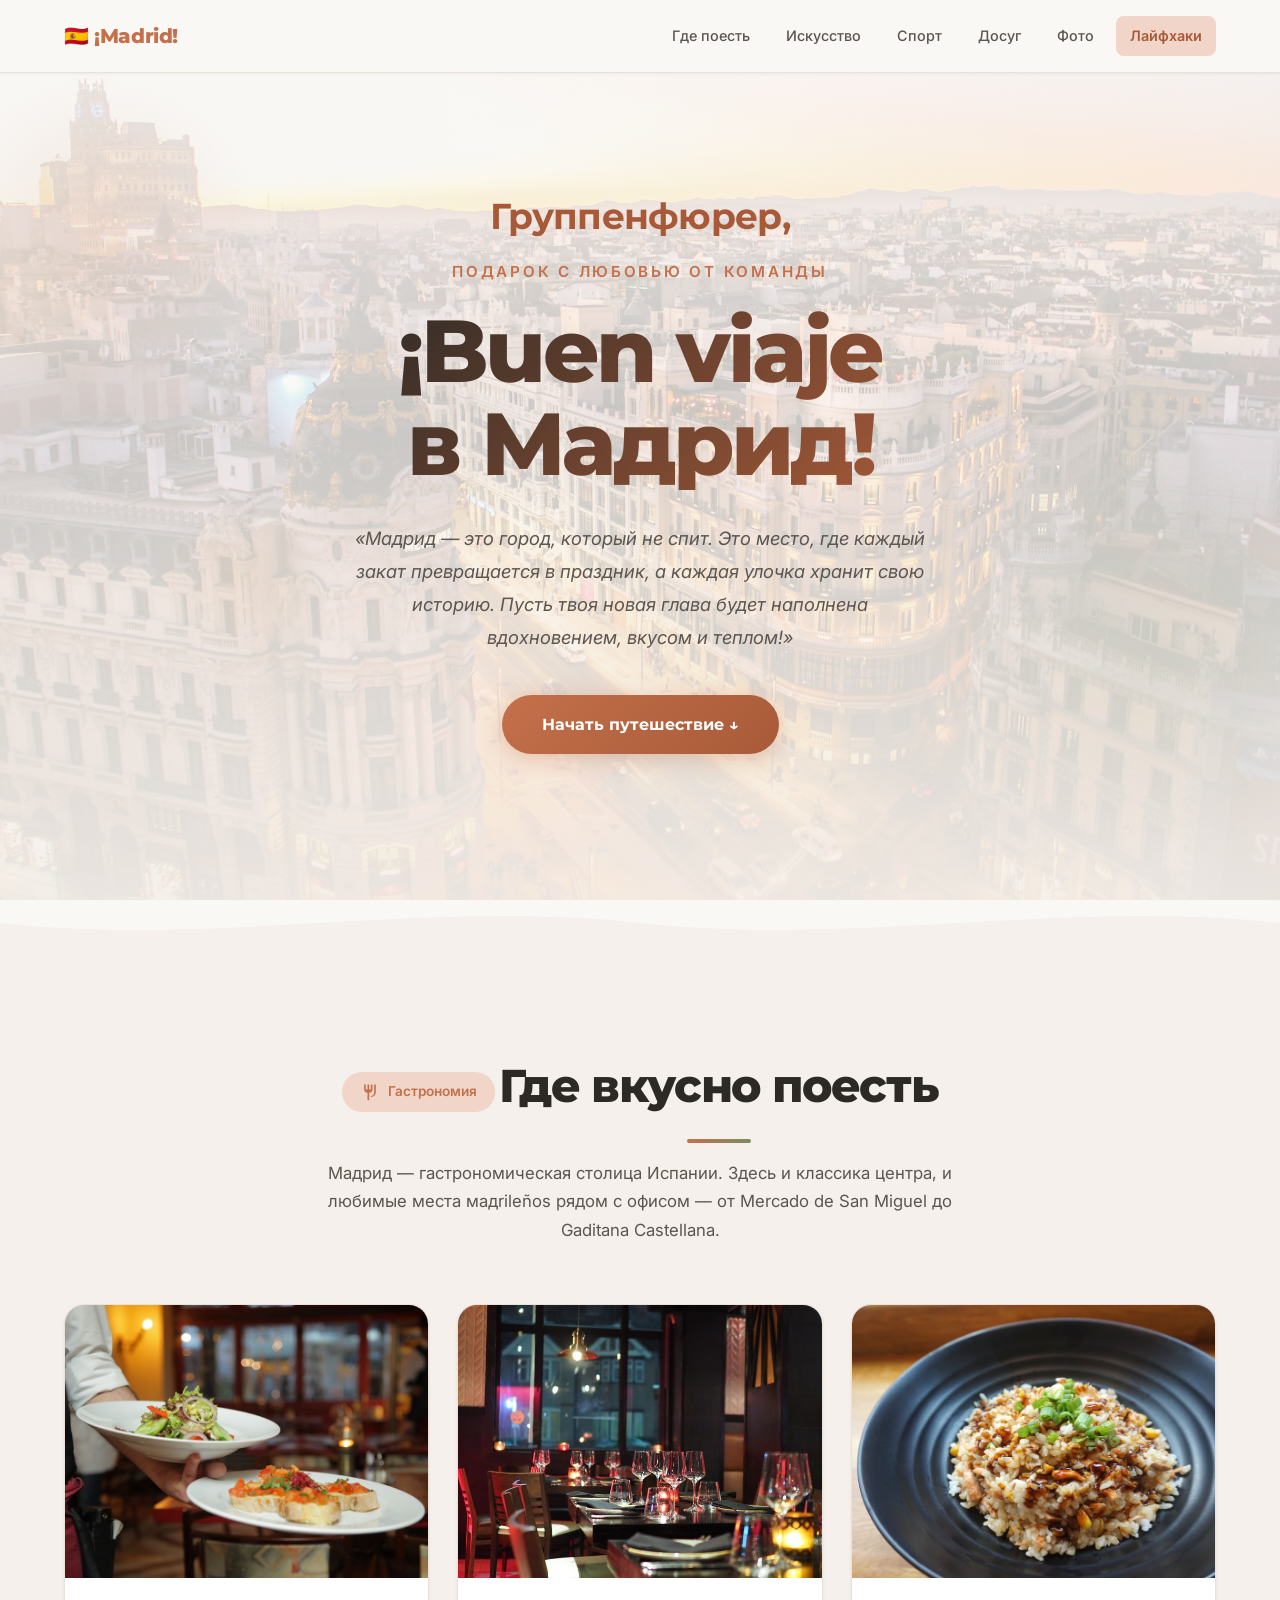
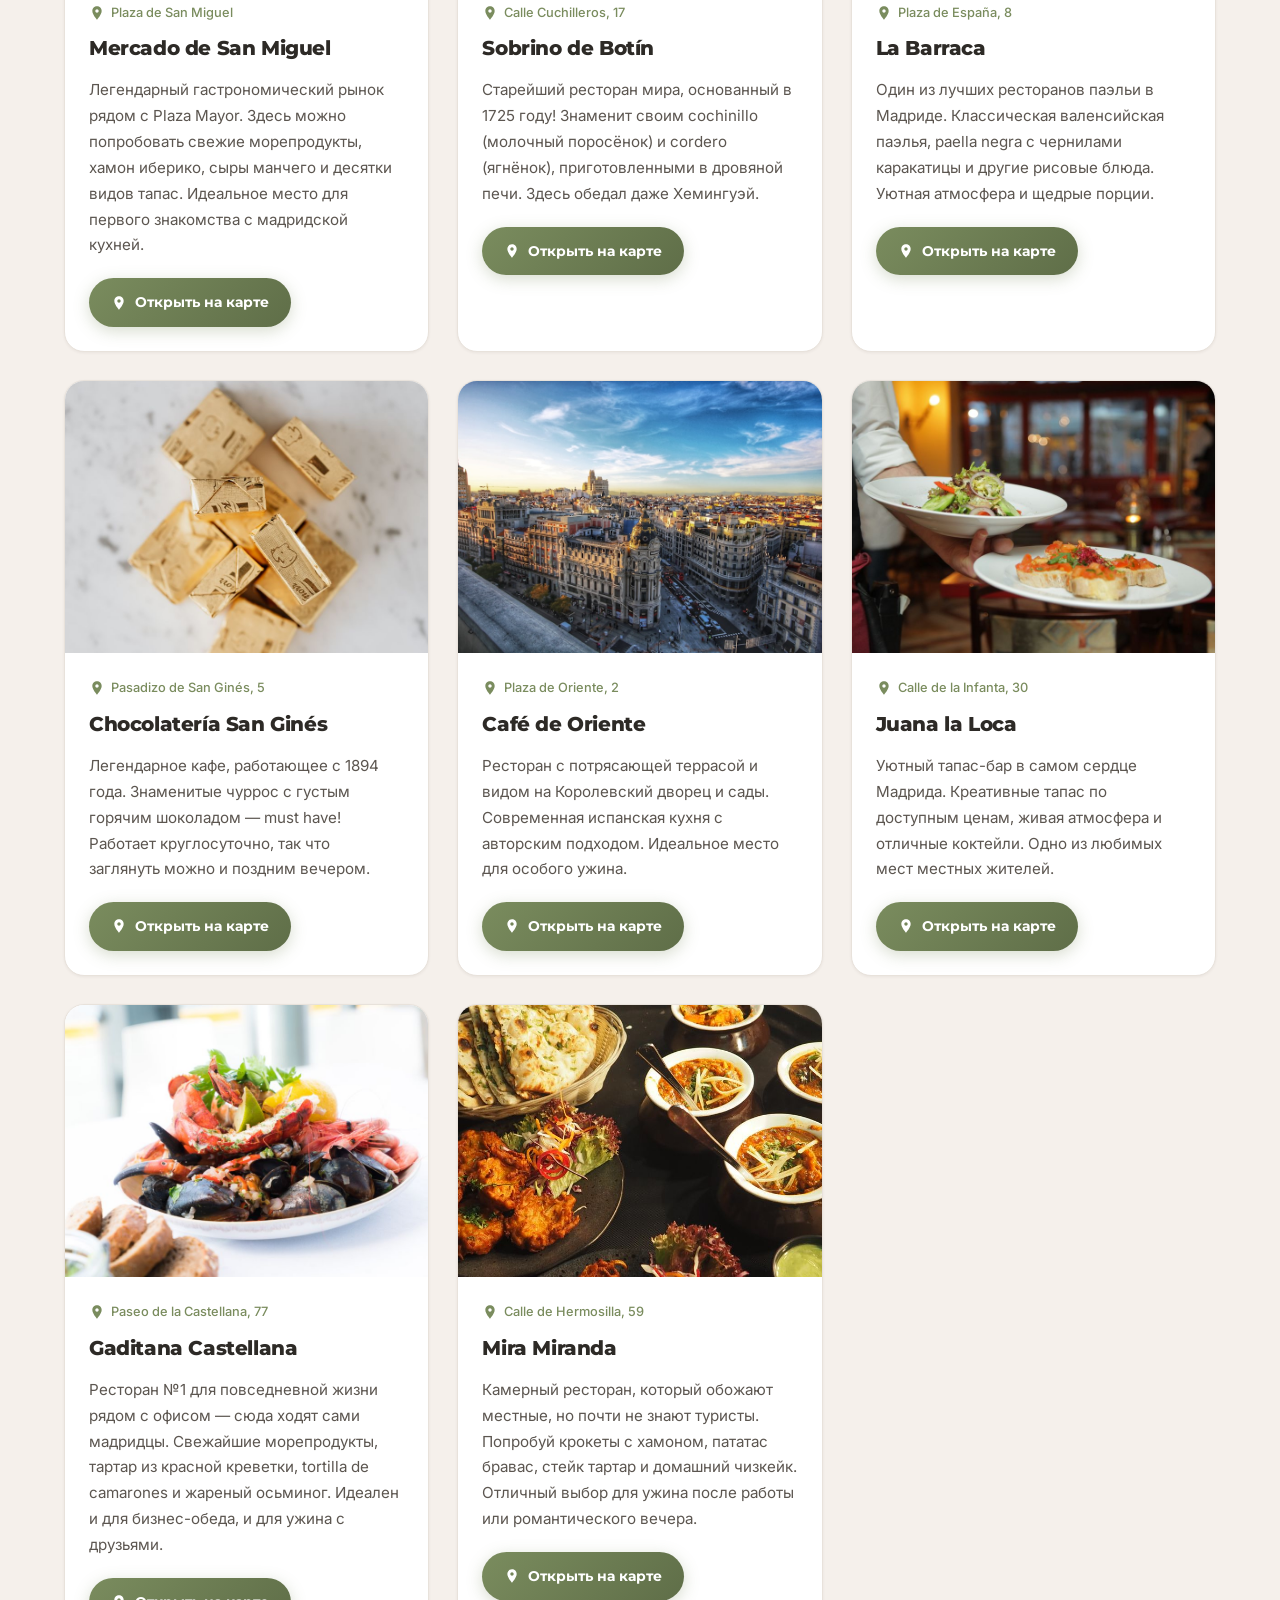
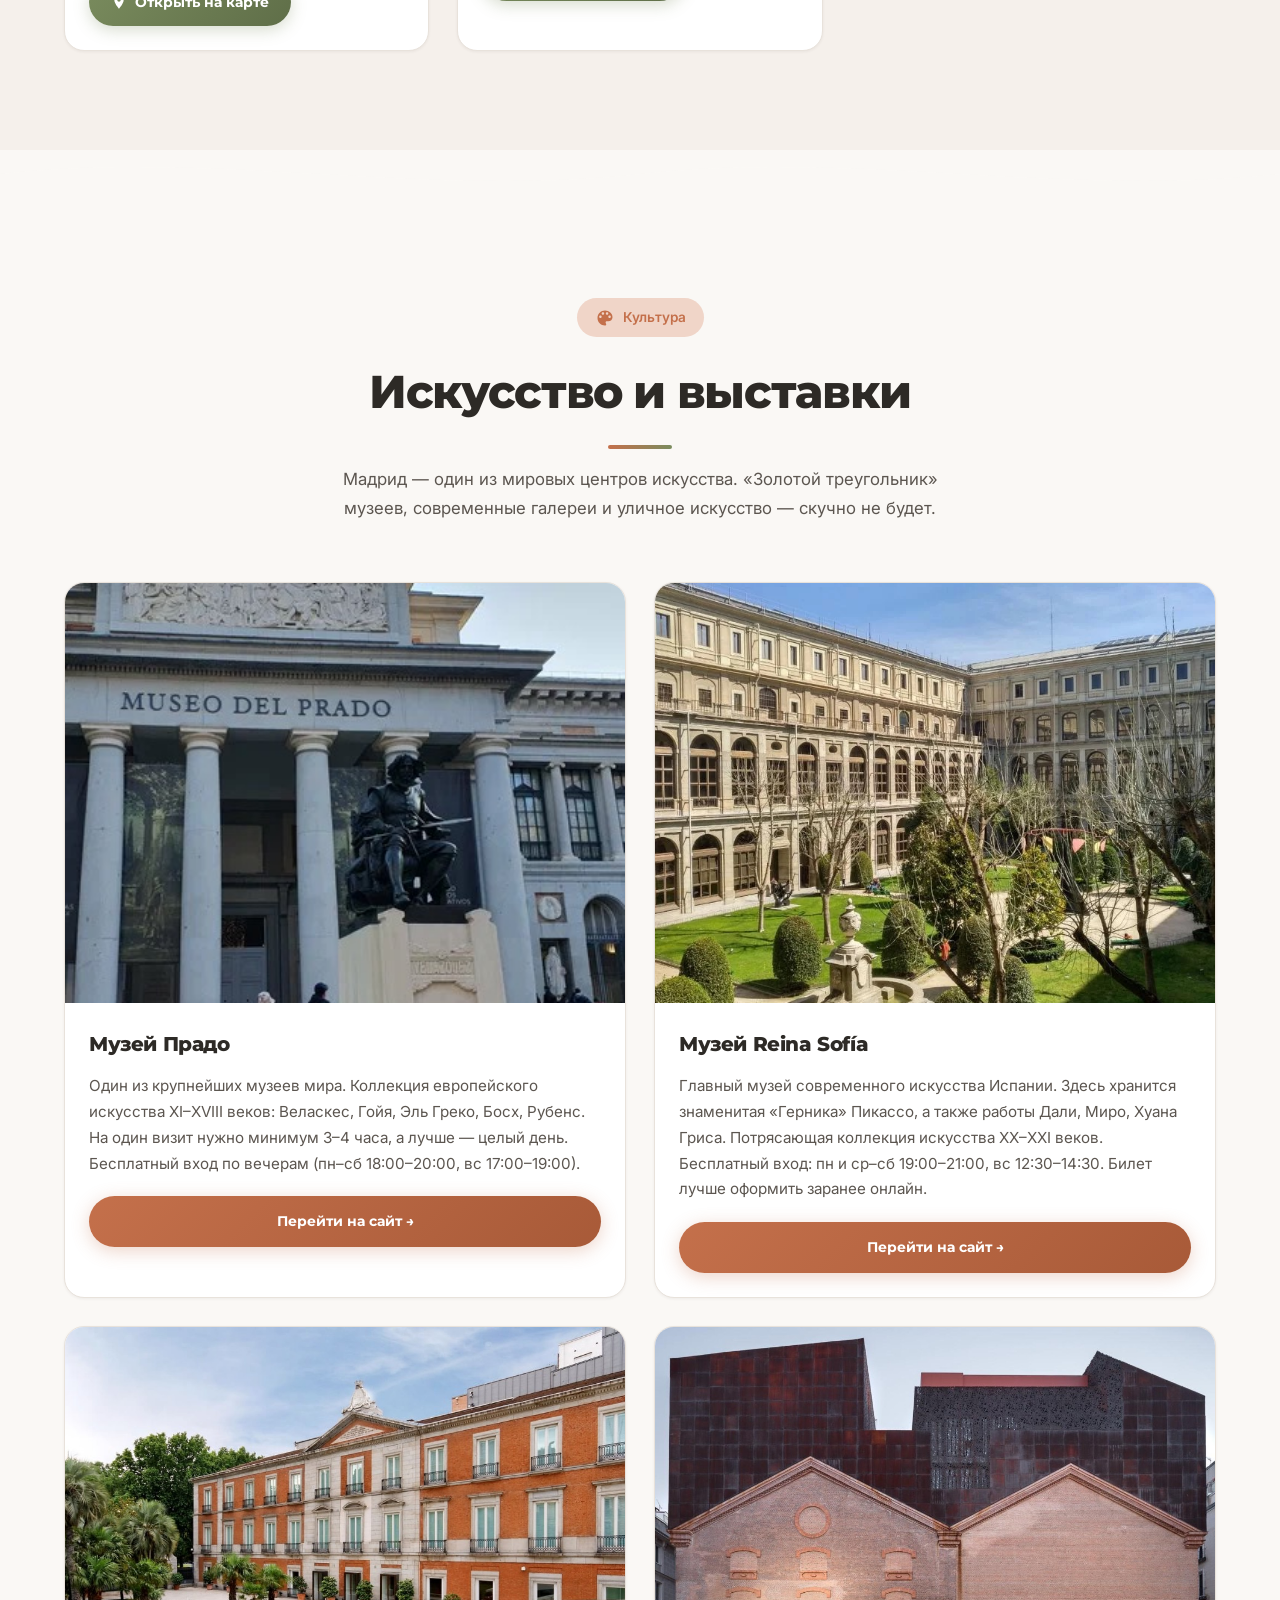
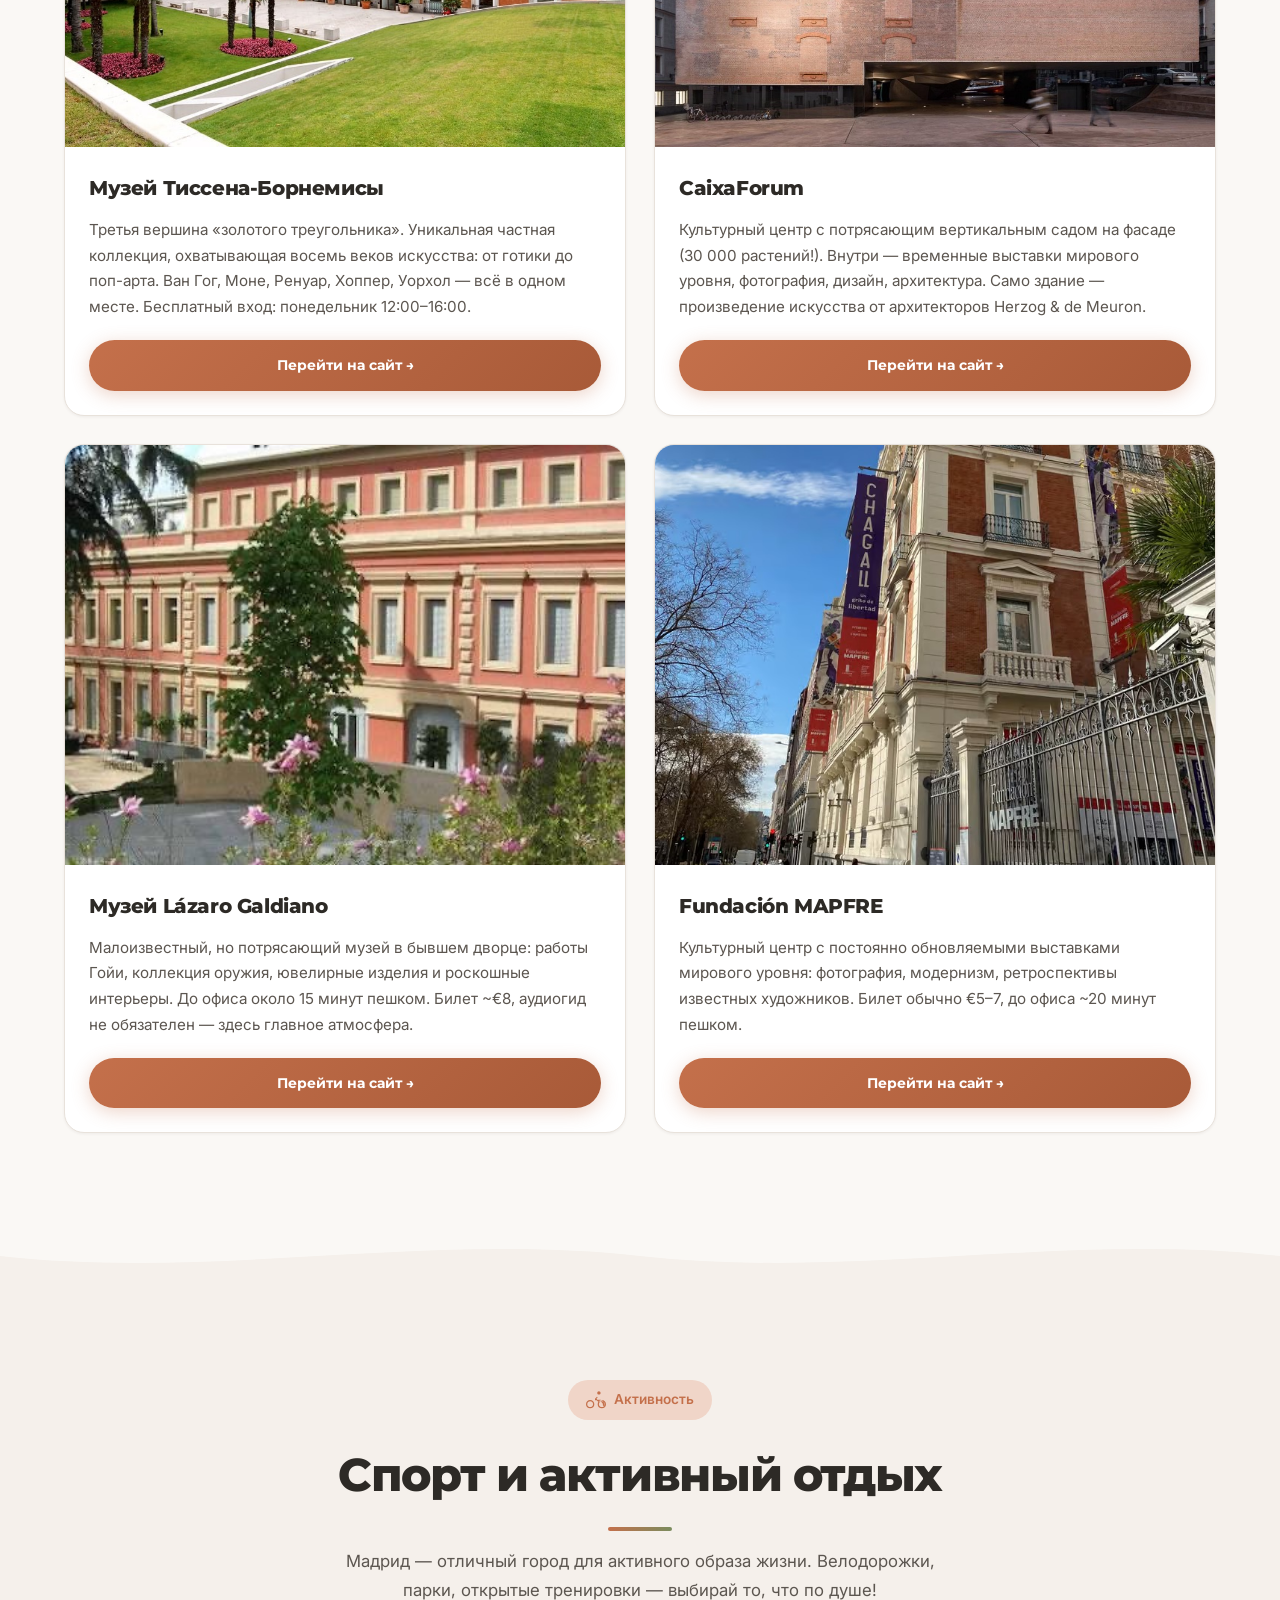
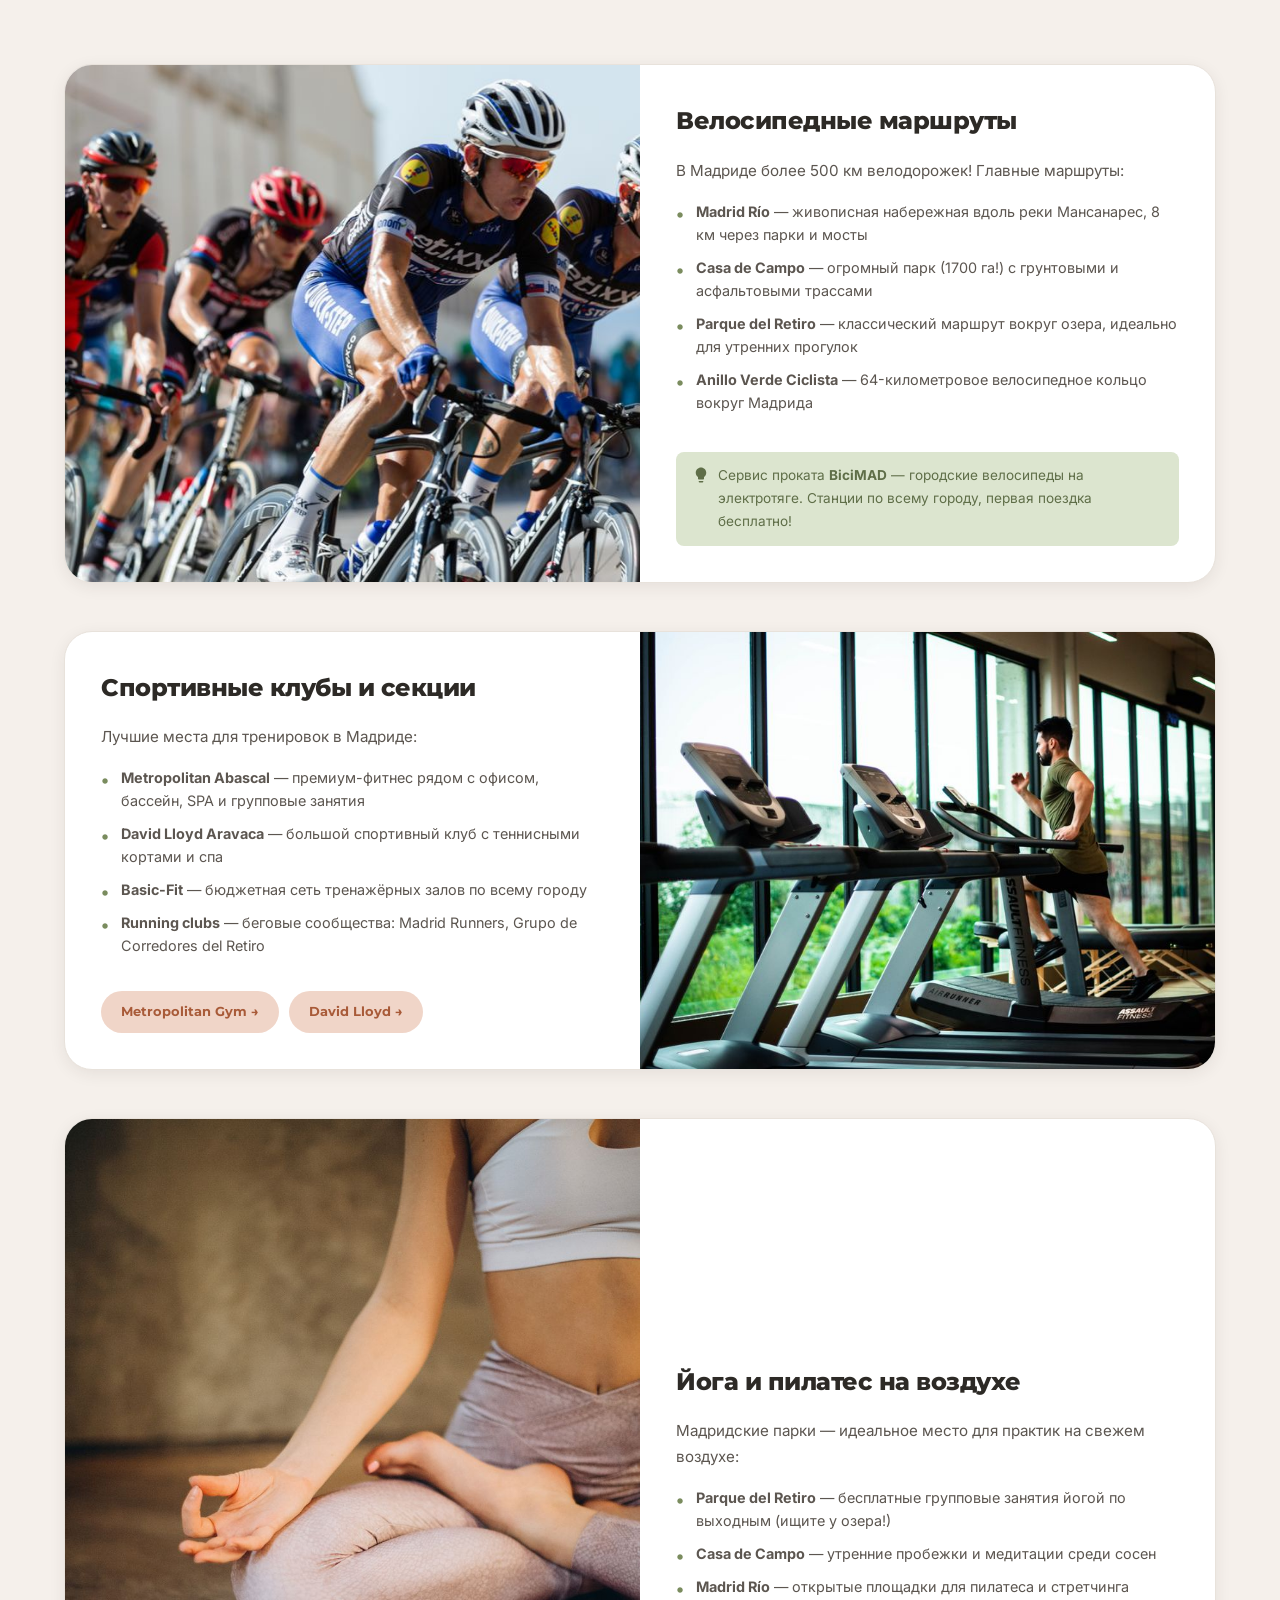
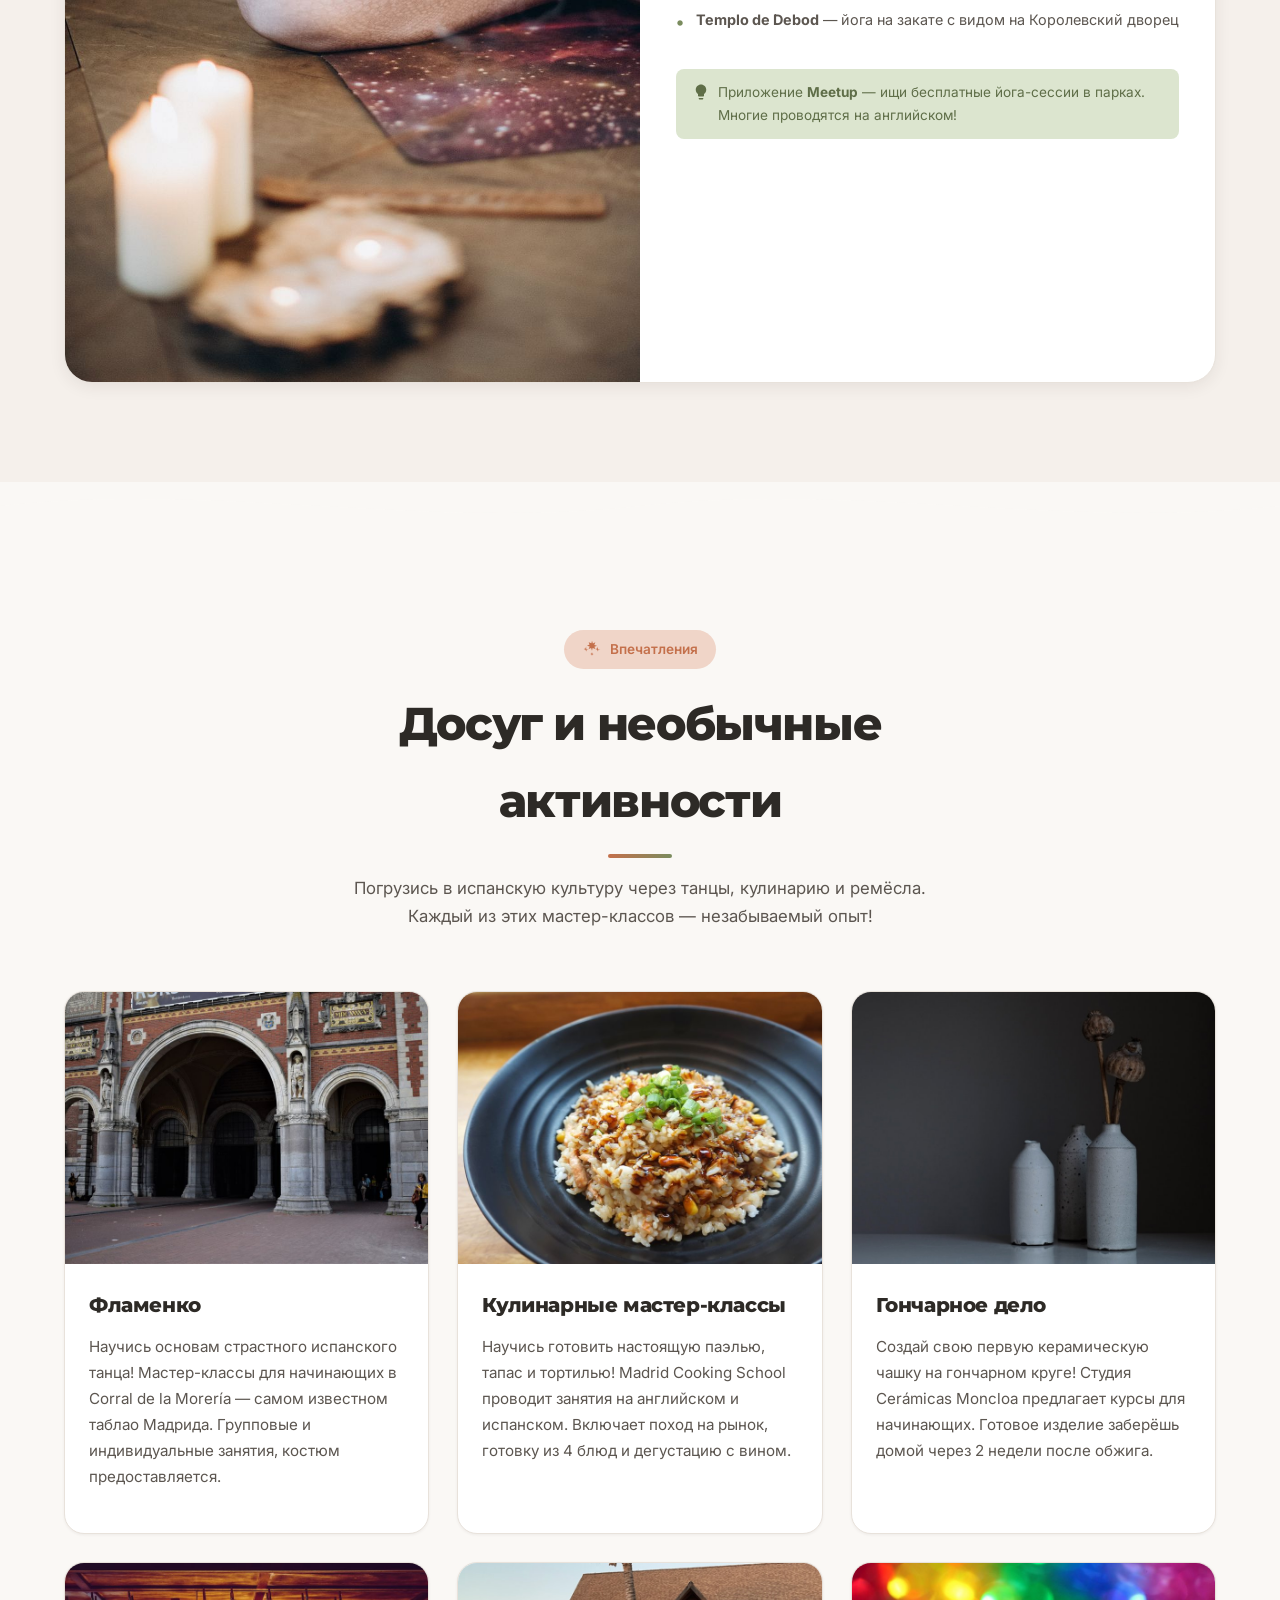
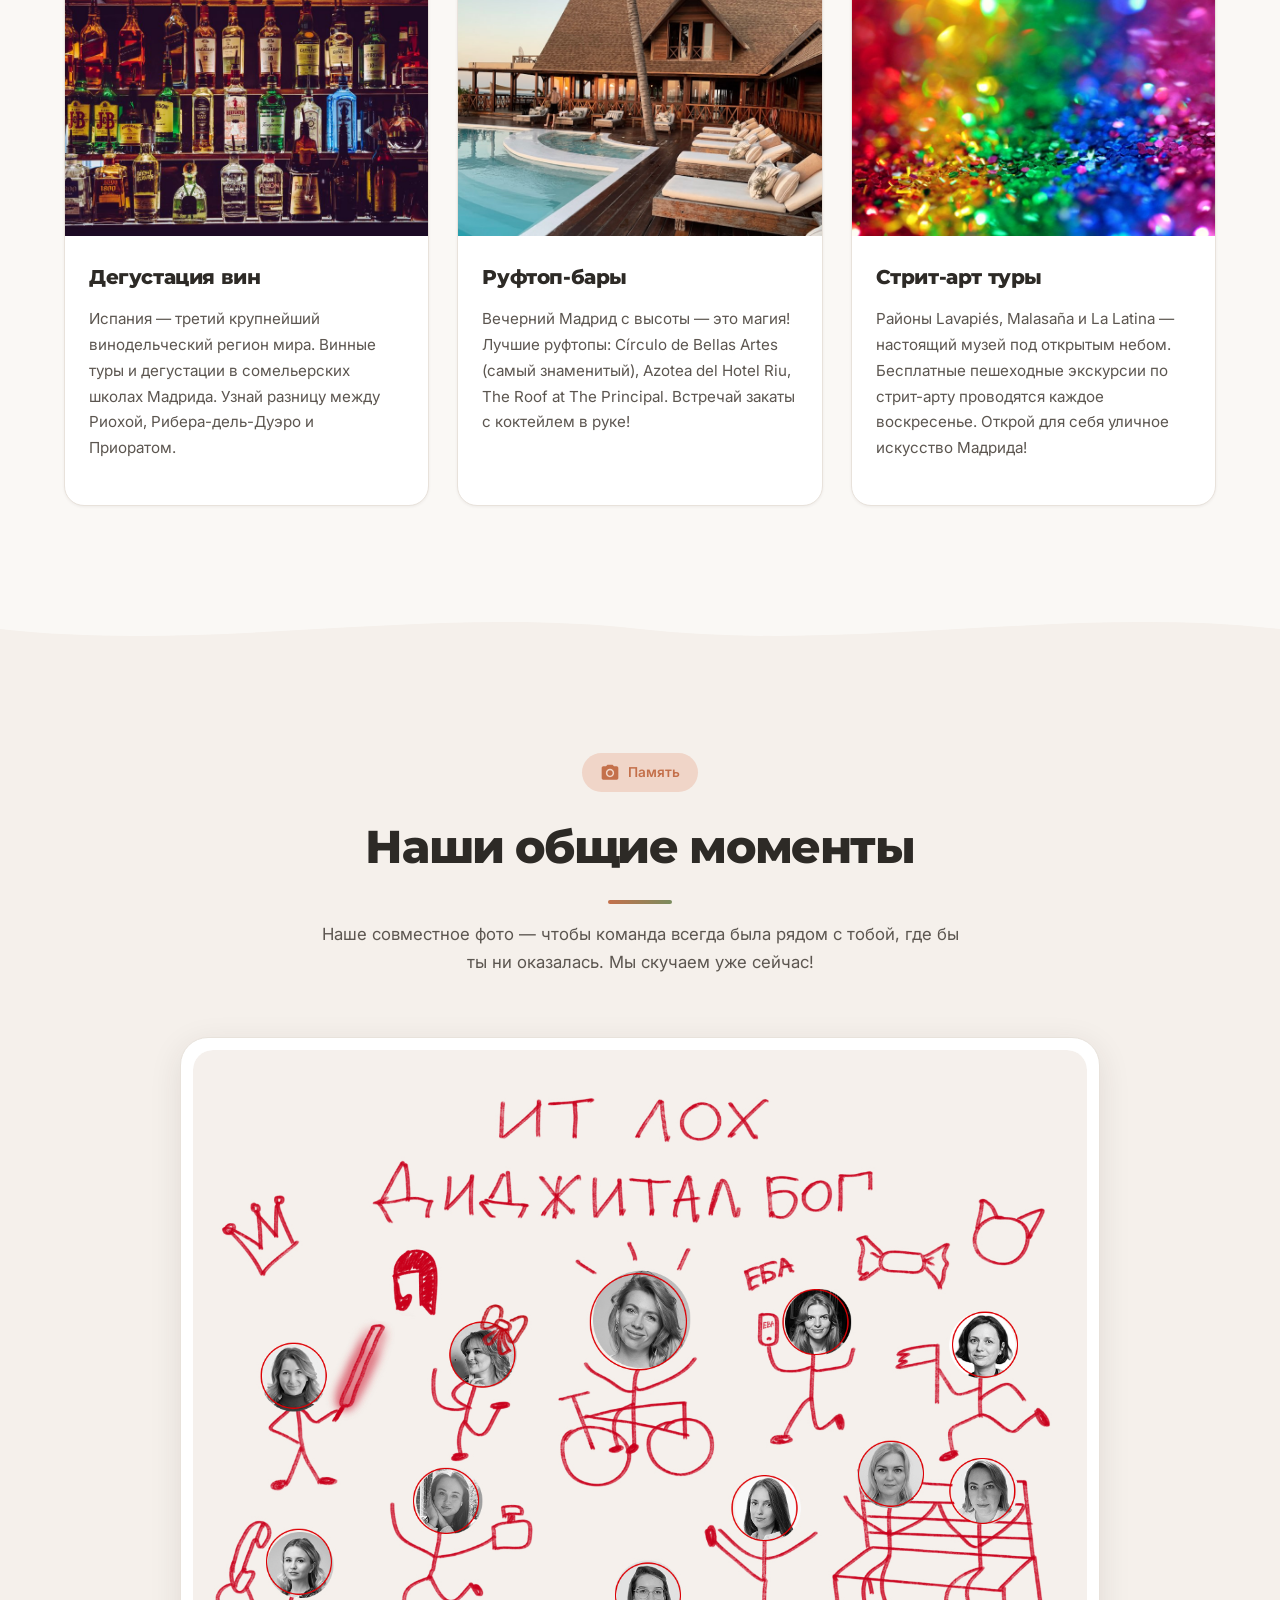
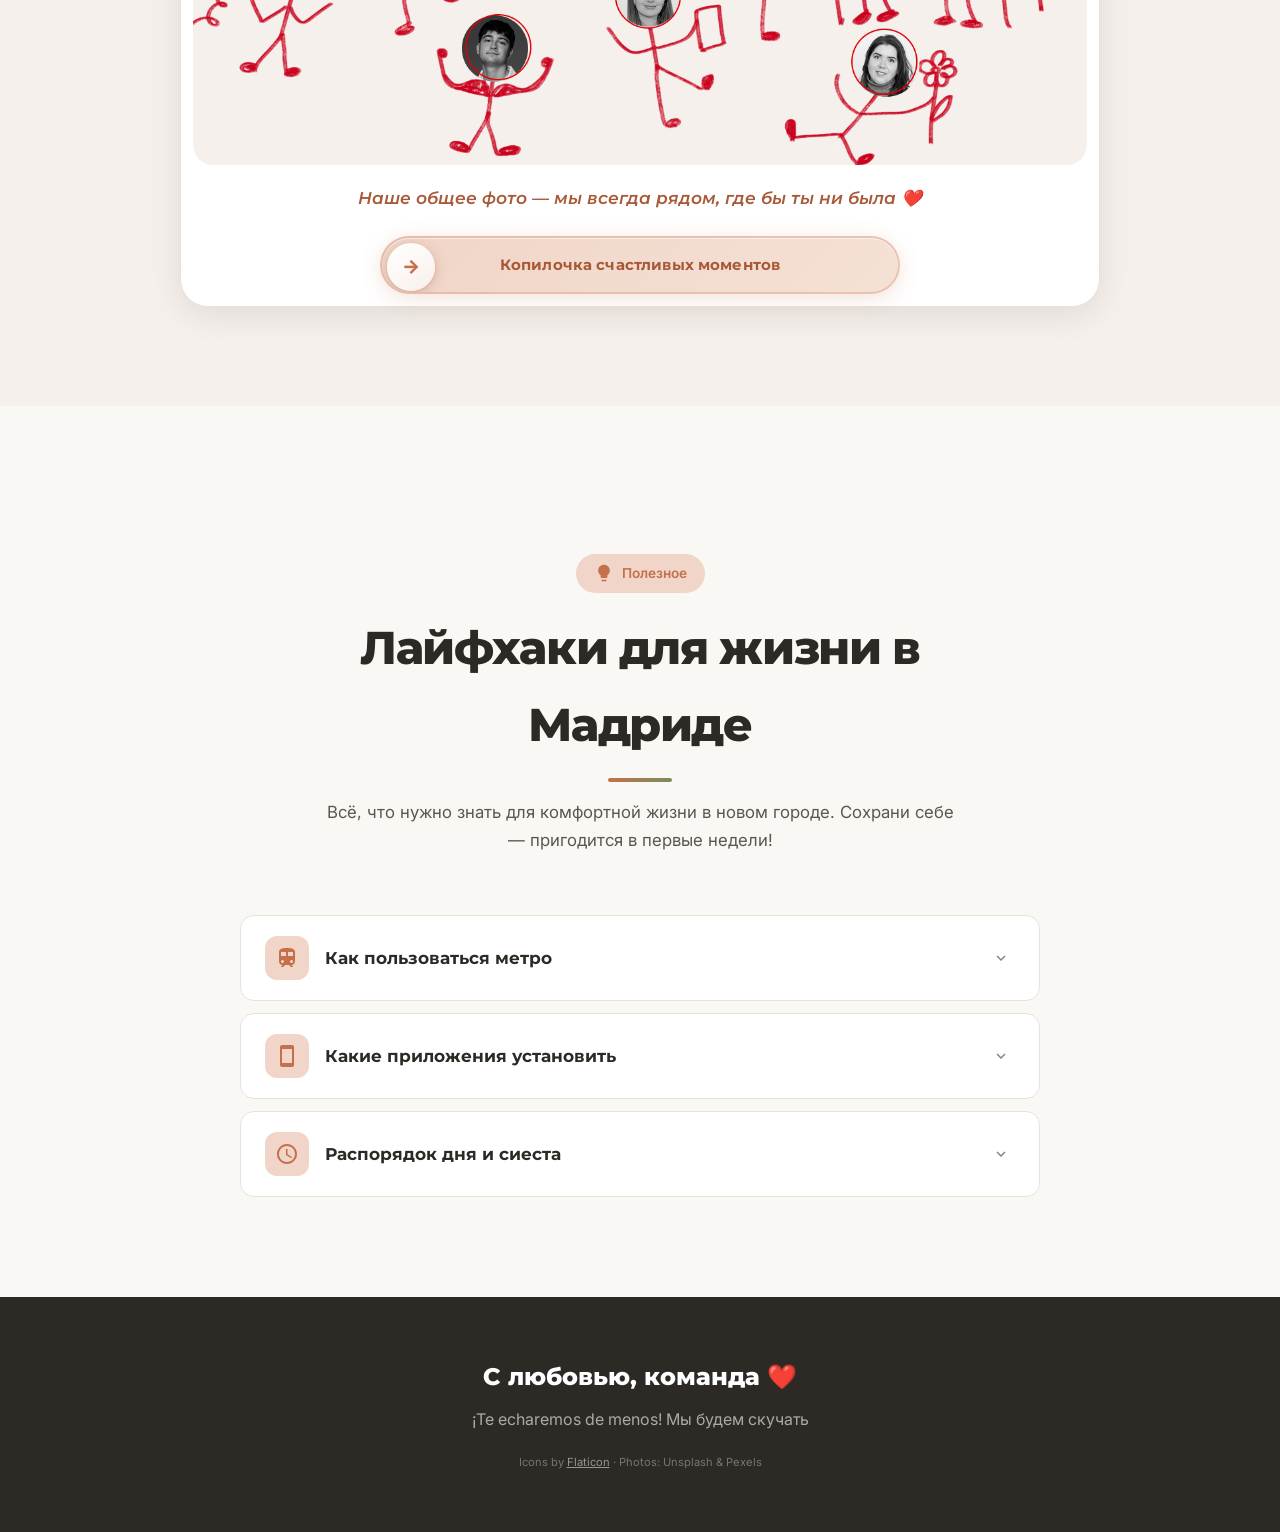
<file: index.html>
<!DOCTYPE html>
<html lang="ru">
<head>
  <meta charset="UTF-8" />
  <meta name="viewport" content="width=device-width, initial-scale=1.0" />
  <title>¡Buen viaje в Мадрид! 🇪🇸</title>
  <link rel="preconnect" href="https://fonts.googleapis.com" />
  <link rel="preconnect" href="https://fonts.gstatic.com" crossorigin />
  <link href="https://fonts.googleapis.com/css2?family=Montserrat:wght@400;500;600;700;800&family=Inter:wght@300;400;500;600&display=swap" rel="stylesheet" />
  <link rel="stylesheet" href="style.css" />
</head>
<body>

  <!--
    SVG-СПРАЙТ ИКОНОК (Flaticon, бесплатные)
    Иконки: flaticon.com — требуется атрибуция (см. футер)
  -->
  <svg xmlns="http://www.w3.org/2000/svg" style="display:none" aria-hidden="true">
    <symbol id="icon-food" viewBox="0 0 24 24">
      <path d="M11 9V3H9v6H7V3H5v6c0 2.21 1.79 4 4 4v9h2v-9c2.21 0 4-1.79 4-4V3h-2v6h-2zM19 3h-2v10c0 2.21-1.79 4-4 4v1c3.31 0 6-2.69 6-6V3z"/>
    </symbol>
    <symbol id="icon-art" viewBox="0 0 24 24">
      <path d="M12 3c-4.97 0-9 4.03-9 9s4.03 9 9 9c.83 0 1.5-.67 1.5-1.5 0-.39-.15-.74-.39-1.01-.23-.26-.38-.61-.38-.99 0-.83.67-1.5 1.5-1.5H16c2.76 0 5-2.24 5-5 0-4.42-4.03-8-9-8zm-5.5 9c-.83 0-1.5-.67-1.5-1.5S5.67 9 6.5 9 8 9.67 8 10.5 7.33 12 6.5 12zm3-4C8.67 8 8 7.33 8 6.5S8.67 5 9.5 5s1.5.67 1.5 1.5S10.33 8 9.5 8zm5 0c-.83 0-1.5-.67-1.5-1.5S13.67 5 14.5 5s1.5.67 1.5 1.5S15.33 8 14.5 8zm3 4c-.83 0-1.5-.67-1.5-1.5S16.67 9 17.5 9s1.5.67 1.5 1.5-.67 1.5-1.5 1.5z"/>
    </symbol>
    <symbol id="icon-bike" viewBox="0 0 24 24">
      <path d="M15.5 5.5c1.1 0 2-.9 2-2s-.9-2-2-2-2 .9-2 2 .9 2 2 2zM5 12c-2.8 0-5 2.2-5 5s2.2 5 5 5 5-2.2 5-5-2.2-5-5-5zm0 8.5c-1.9 0-3.5-1.6-3.5-3.5s1.6-3.5 3.5-3.5 3.5 1.6 3.5 3.5-1.6 3.5-3.5 3.5zm5.8-10l2.4-2.4.8.8-1.5 1.5 1.6 1.6c.7-.1 1.4-.2 2.1-.2 3.3 0 5.9 2.7 5.9 5.9 0 .8-.2 1.5-.4 2.2l-1.5-1.5c.1-.2.1-.4.1-.7 0-2.2-1.8-3.9-3.9-3.9-.6 0-1.2.1-1.7.4l-1.9-1.9H10.8zM19 12c-2.8 0-5 2.2-5 5s2.2 5 5 5 5-2.2 5-5-2.2-5-5-5zm0 8.5c-1.9 0-3.5-1.6-3.5-3.5s1.6-3.5 3.5-3.5 3.5 1.6 3.5 3.5-1.6 3.5-3.5 3.5z"/>
    </symbol>
    <symbol id="icon-sparkles" viewBox="0 0 24 24">
      <path d="M12 2l1.09 3.26L16 4l-1.26 3.09L18 8l-3.09 1.26L16 12l-3.26-1.09L12 14l-1.09-3.26L8 12l1.26-3.09L6 8l3.09-1.26L8 4l3.26 1.09L12 2zm-7 9l.73 2.18L8 12l-2.18.73L5 15l-.73-2.18L2 12l2.18-.73L5 9zm14 0l.73 2.18L22 12l-2.18.73L19 15l-.73-2.18L16 12l2.18-.73L19 9zM12 16l.55 1.64L14 18l-1.45.55L12 20l-.55-1.45L10 18l1.45-.55L12 16z"/>
    </symbol>
    <symbol id="icon-camera" viewBox="0 0 24 24">
      <path d="M12 15.2c1.77 0 3.2-1.43 3.2-3.2s-1.43-3.2-3.2-3.2-3.2 1.43-3.2 3.2 1.43 3.2 3.2 3.2zM9 2L7.17 4H4c-1.1 0-2 .9-2 2v12c0 1.1.9 2 2 2h16c1.1 0 2-.9 2-2V6c0-1.1-.9-2-2-2h-3.17L15 2H9zm3 15c-2.76 0-5-2.24-5-5s2.24-5 5-5 5 2.24 5 5-2.24 5-5 5z"/>
    </symbol>
    <symbol id="icon-bulb" viewBox="0 0 24 24">
      <path d="M9 21c0 .55.45 1 1 1h4c.55 0 1-.45 1-1v-1H9v1zm3-19C8.14 2 5 5.14 5 9c0 2.38 1.19 4.47 3 5.74V17c0 .55.45 1 1 1h6c.55 0 1-.45 1-1v-2.26c1.81-1.27 3-3.36 3-5.74 0-3.86-3.14-7-7-7z"/>
    </symbol>
    <symbol id="icon-metro" viewBox="0 0 24 24">
      <path d="M12 2c-4 0-8 .5-8 4v9.5C4 17.43 5.57 19 7.5 19L6 20.5v.5h2.23l2-2H14l2 2H18v-.5L16.5 19c1.93 0 3.5-1.57 3.5-3.5V6c0-3.5-4-4-8-4zM7.5 17c-.83 0-1.5-.67-1.5-1.5S6.67 14 7.5 14s1.5.67 1.5 1.5S8.33 17 7.5 17zm3.5-7H6V6h5v4zm2 0V6h5v4h-5zm3.5 7c-.83 0-1.5-.67-1.5-1.5s.67-1.5 1.5-1.5 1.5.67 1.5 1.5-.67 1.5-1.5 1.5z"/>
    </symbol>
    <symbol id="icon-wallet" viewBox="0 0 24 24">
      <path d="M21 7.28V5c0-1.1-.9-2-2-2H5c-1.11 0-2 .9-2 2v14c0 1.1.89 2 2 2h14c1.1 0 2-.9 2-2v-2.28c.59-.35 1-.98 1-1.72V9c0-.74-.41-1.37-1-1.72zM20 9v6h-7V9h7zM5 19V5h14v2h-6c-1.1 0-2 .9-2 2v6c0 1.1.9 2 2 2h6v2H5z"/>
      <circle cx="16" cy="12" r="1.5"/>
    </symbol>
    <symbol id="icon-house" viewBox="0 0 24 24">
      <path d="M10 20v-6h4v6h5v-8h3L12 3 2 12h3v8z"/>
    </symbol>
    <symbol id="icon-phone" viewBox="0 0 24 24">
      <path d="M17 1.01L7 1c-1.1 0-2 .9-2 2v18c0 1.1.9 2 2 2h10c1.1 0 2-.9 2-2V3c0-1.1-.9-1.99-2-1.99zM17 19H7V5h10v14z"/>
    </symbol>
    <symbol id="icon-clock" viewBox="0 0 24 24">
      <path d="M11.99 2C6.47 2 2 6.48 2 12s4.47 10 9.99 10C17.52 22 22 17.52 22 12S17.52 2 11.99 2zM12 20c-4.42 0-8-3.58-8-8s3.58-8 8-8 8 3.58 8 8-3.58 8-8 8zm.5-13H11v6l5.25 3.15.75-1.23-4.5-2.67z"/>
    </symbol>
    <symbol id="icon-language" viewBox="0 0 24 24">
      <path d="M12.87 15.07l-2.54-2.51.03-.03c1.74-1.94 2.98-4.17 3.71-6.53H17V4h-7V2H8v2H1v1.99h11.17C11.5 7.92 10.44 9.75 9 11.35 8.07 10.32 7.3 9.19 6.69 8h-2c.73 1.63 1.73 3.17 2.98 4.56l-5.09 5.02L4 19l5-5 3.11 3.11.76-2.04zM18.5 10h-2L12 22h2l1.12-3h4.75L21 22h2l-4.5-12zm-2.62 7l1.62-4.33L19.12 17h-3.24z"/>
    </symbol>
    <symbol id="icon-pin" viewBox="0 0 24 24">
      <path d="M12 2C8.13 2 5 5.13 5 9c0 5.25 7 13 7 13s7-7.75 7-13c0-3.87-3.13-7-7-7zm0 9.5c-1.38 0-2.5-1.12-2.5-2.5s1.12-2.5 2.5-2.5 2.5 1.12 2.5 2.5-1.12 2.5-2.5 2.5z"/>
    </symbol>
    <symbol id="icon-chevron" viewBox="0 0 24 24">
      <path d="M7.41 8.59L12 13.17l4.59-4.58L18 10l-6 6-6-6 1.41-1.41z"/>
    </symbol>
  </svg>

  <!-- ========== ФИКСИРОВАННАЯ ШАПКА ========== -->
  <header class="header" id="header">
    <div class="header__inner">
      <a href="#hero" class="header__logo">🇪🇸 ¡Madrid!</a>
      <button class="burger" id="burger" type="button" aria-label="Открыть меню" aria-expanded="false" aria-controls="nav">
        <span class="burger__line"></span>
        <span class="burger__line"></span>
        <span class="burger__line"></span>
      </button>
      <nav class="nav" id="nav" aria-label="Основная навигация">
        <div class="nav__head">
          <span class="nav__title">Меню</span>
          <button class="nav__close" id="navClose" type="button" aria-label="Закрыть меню">
            <span aria-hidden="true">&times;</span>
          </button>
        </div>
        <div class="nav__links">
          <a href="#food" class="nav__link">Где поесть</a>
          <a href="#art" class="nav__link">Искусство</a>
          <a href="#sport" class="nav__link">Спорт</a>
          <a href="#leisure" class="nav__link">Досуг</a>
          <a href="#photos" class="nav__link">Фото</a>
          <a href="#tips" class="nav__link">Лайфхаки</a>
        </div>
      </nav>
    </div>
    <div class="nav-overlay" id="navOverlay" aria-hidden="true"></div>
  </header>

  <main>

    <!-- ========== HERO ========== -->
    <section class="hero" id="hero">
      <div class="hero__bg"></div>
      <div class="hero__content">
        <p class="hero__greeting">Группенфюрер,</p>
        <p class="hero__subtitle">Подарок с любовью от команды</p>
        <h1 class="hero__title">¡Buen viaje<br/>в Мадрид!</h1>
        <p class="hero__quote">
          «Мадрид — это город, который не спит. Это место, где каждый закат превращается в праздник,
          а каждая улочка хранит свою историю. Пусть твоя новая глава будет наполнена вдохновением,
          вкусом и теплом!»
        </p>
        <a href="#food" class="hero__cta">Начать путешествие ↓</a>
      </div>
      <div class="hero__decor hero__decor--1" aria-hidden="true"></div>
      <div class="hero__decor hero__decor--2" aria-hidden="true"></div>
      <div class="hero__decor hero__decor--3" aria-hidden="true"></div>
    </section>

    <!-- Декоративный разделитель -->
    <div class="section-divider" aria-hidden="true">
      <svg viewBox="0 0 1200 48" preserveAspectRatio="none" xmlns="http://www.w3.org/2000/svg">
        <path fill="currentColor" d="M0,24 C200,48 400,0 600,24 C800,48 1000,0 1200,24 L1200,48 L0,48 Z"/>
      </svg>
    </div>

    <!-- ========== ГДЕ ВКУСНО ПОЕСТЬ ========== -->
    <section class="section section--alt" id="food">
      <div class="container">
        <div class="section__header">
          <span class="section__badge">
            <span class="icon" aria-hidden="true"><svg><use href="#icon-food"/></svg></span>
            Гастрономия
          </span>
          <h2 class="section__title">Где вкусно поесть</h2>
          <p class="section__desc">
            Мадрид — гастрономическая столица Испании. Здесь и классика центра, и любимые места
            мадrileños рядом с офисом — от Mercado de San Miguel до Gaditana Castellana.
          </p>
        </div>
        <div class="cards-grid cards-grid--3">

          <article class="card card--restaurant">
            <div class="card__img-wrap">
              <img src="images/places/mercado-san-miguel.jpg" alt="Mercado de San Miguel" loading="lazy" width="400" height="300" />
            </div>
            <div class="card__body">
              <div class="card__location">
                <span class="icon" aria-hidden="true"><svg><use href="#icon-pin"/></svg></span>
                Plaza de San Miguel
              </div>
              <h3 class="card__title">Mercado de San Miguel</h3>
              <p class="card__text">
                Легендарный гастрономический рынок рядом с Plaza Mayor. Здесь можно попробовать
                свежие морепродукты, хамон иберико, сыры манчего и десятки видов тапас.
                Идеальное место для первого знакомства с мадридской кухней.
              </p>
              <a href="https://maps.google.com/?q=Mercado+de+San+Miguel+Madrid" target="_blank" rel="noopener noreferrer" class="card__link">
                <span class="icon" aria-hidden="true"><svg><use href="#icon-pin"/></svg></span>
                Открыть на карте
              </a>
            </div>
          </article>

          <article class="card card--restaurant">
            <div class="card__img-wrap">
              <img src="images/places/sobrino-botin.jpg" alt="Sobrino de Botín" loading="lazy" width="400" height="300" />
            </div>
            <div class="card__body">
              <div class="card__location">
                <span class="icon" aria-hidden="true"><svg><use href="#icon-pin"/></svg></span>
                Calle Cuchilleros, 17
              </div>
              <h3 class="card__title">Sobrino de Botín</h3>
              <p class="card__text">
                Старейший ресторан мира, основанный в 1725 году! Знаменит своим cochinillo
                (молочный поросёнок) и cordero (ягнёнок), приготовленными в дровяной печи.
                Здесь обедал даже Хемингуэй.
              </p>
              <a href="https://maps.google.com/?q=Sobrino+de+Botin+Madrid" target="_blank" rel="noopener noreferrer" class="card__link">
                <span class="icon" aria-hidden="true"><svg><use href="#icon-pin"/></svg></span>
                Открыть на карте
              </a>
            </div>
          </article>

          <article class="card card--restaurant">
            <div class="card__img-wrap">
              <img src="images/places/la-barraca.jpg" alt="La Barraca" loading="lazy" width="400" height="300" />
            </div>
            <div class="card__body">
              <div class="card__location">
                <span class="icon" aria-hidden="true"><svg><use href="#icon-pin"/></svg></span>
                Plaza de España, 8
              </div>
              <h3 class="card__title">La Barraca</h3>
              <p class="card__text">
                Один из лучших ресторанов паэльи в Мадриде. Классическая валенсийская паэлья,
                paella negra с чернилами каракатицы и другие рисовые блюда. Уютная атмосфера
                и щедрые порции.
              </p>
              <a href="https://maps.google.com/?q=La+Barraca+restaurante+Madrid" target="_blank" rel="noopener noreferrer" class="card__link">
                <span class="icon" aria-hidden="true"><svg><use href="#icon-pin"/></svg></span>
                Открыть на карте
              </a>
            </div>
          </article>

          <article class="card card--restaurant">
            <div class="card__img-wrap">
              <img src="images/places/san-gines.jpg" alt="Чуррос с горячим шоколадом — Chocolatería San Ginés" loading="lazy" width="400" height="300" />
            </div>
            <div class="card__body">
              <div class="card__location">
                <span class="icon" aria-hidden="true"><svg><use href="#icon-pin"/></svg></span>
                Pasadizo de San Ginés, 5
              </div>
              <h3 class="card__title">Chocolatería San Ginés</h3>
              <p class="card__text">
                Легендарное кафе, работающее с 1894 года. Знаменитые чуррос с густым горячим
                шоколадом — must have! Работает круглосуточно, так что заглянуть можно
                и поздним вечером.
              </p>
              <a href="https://maps.google.com/?q=Chocolateria+San+Gines+Madrid" target="_blank" rel="noopener noreferrer" class="card__link">
                <span class="icon" aria-hidden="true"><svg><use href="#icon-pin"/></svg></span>
                Открыть на карте
              </a>
            </div>
          </article>

          <article class="card card--restaurant">
            <div class="card__img-wrap">
              <img src="images/places/cafe-oriente.jpg" alt="Café de Oriente" loading="lazy" width="400" height="300" />
            </div>
            <div class="card__body">
              <div class="card__location">
                <span class="icon" aria-hidden="true"><svg><use href="#icon-pin"/></svg></span>
                Plaza de Oriente, 2
              </div>
              <h3 class="card__title">Café de Oriente</h3>
              <p class="card__text">
                Ресторан с потрясающей террасой и видом на Королевский дворец и сады.
                Современная испанская кухня с авторским подходом. Идеальное место
                для особого ужина.
              </p>
              <a href="https://maps.google.com/?q=Cafe+de+Oriente+Madrid" target="_blank" rel="noopener noreferrer" class="card__link">
                <span class="icon" aria-hidden="true"><svg><use href="#icon-pin"/></svg></span>
                Открыть на карте
              </a>
            </div>
          </article>

          <article class="card card--restaurant">
            <div class="card__img-wrap">
              <img src="images/places/juana-la-loca.jpg" alt="Juana la Loca" loading="lazy" width="400" height="300" />
            </div>
            <div class="card__body">
              <div class="card__location">
                <span class="icon" aria-hidden="true"><svg><use href="#icon-pin"/></svg></span>
                Calle de la Infanta, 30
              </div>
              <h3 class="card__title">Juana la Loca</h3>
              <p class="card__text">
                Уютный тапас-бар в самом сердце Мадрида. Креативные тапас по доступным ценам,
                живая атмосфера и отличные коктейли. Одно из любимых мест местных жителей.
              </p>
              <a href="https://maps.google.com/?q=Juana+la+Loca+Madrid" target="_blank" rel="noopener noreferrer" class="card__link">
                <span class="icon" aria-hidden="true"><svg><use href="#icon-pin"/></svg></span>
                Открыть на карте
              </a>
            </div>
          </article>

          <article class="card card--restaurant">
            <div class="card__img-wrap">
              <img src="images/places/gaditana.jpg" alt="Gaditana Castellana" loading="lazy" width="400" height="300" />
            </div>
            <div class="card__body">
              <div class="card__location">
                <span class="icon" aria-hidden="true"><svg><use href="#icon-pin"/></svg></span>
                Paseo de la Castellana, 77
              </div>
              <h3 class="card__title">Gaditana Castellana</h3>
              <p class="card__text">
                Ресторан №1 для повседневной жизни рядом с офисом — сюда ходят сами мадридцы.
                Свежайшие морепродукты, тартар из красной креветки, tortilla de camarones
                и жареный осьминог. Идеален и для бизнес-обеда, и для ужина с друзьями.
              </p>
              <a href="https://maps.google.com/?q=Gaditana+Castellana+Madrid" target="_blank" rel="noopener noreferrer" class="card__link">
                <span class="icon" aria-hidden="true"><svg><use href="#icon-pin"/></svg></span>
                Открыть на карте
              </a>
            </div>
          </article>

          <article class="card card--restaurant">
            <div class="card__img-wrap">
              <img src="images/places/mira-miranda.jpg" alt="Mira Miranda" loading="lazy" width="400" height="300" />
            </div>
            <div class="card__body">
              <div class="card__location">
                <span class="icon" aria-hidden="true"><svg><use href="#icon-pin"/></svg></span>
                Calle de Hermosilla, 59
              </div>
              <h3 class="card__title">Mira Miranda</h3>
              <p class="card__text">
                Камерный ресторан, который обожают местные, но почти не знают туристы.
                Попробуй крокеты с хамоном, пататас бравас, стейк тартар и домашний чизкейк.
                Отличный выбор для ужина после работы или романтического вечера.
              </p>
              <a href="https://maps.google.com/?q=Mira+Miranda+Madrid" target="_blank" rel="noopener noreferrer" class="card__link">
                <span class="icon" aria-hidden="true"><svg><use href="#icon-pin"/></svg></span>
                Открыть на карте
              </a>
            </div>
          </article>

        </div>
      </div>
    </section>

    <div class="section-divider section-divider--flip section-divider--bg" aria-hidden="true">
      <svg viewBox="0 0 1200 48" preserveAspectRatio="none" xmlns="http://www.w3.org/2000/svg">
        <path fill="currentColor" d="M0,24 C200,48 400,0 600,24 C800,48 1000,0 1200,24 L1200,48 L0,48 Z"/>
      </svg>
    </div>

    <!-- ========== ИСКУССТВО И ВЫСТАВКИ ========== -->
    <section class="section" id="art">
      <div class="container">
        <div class="section__header">
          <span class="section__badge">
            <span class="icon" aria-hidden="true"><svg><use href="#icon-art"/></svg></span>
            Культура
          </span>
          <h2 class="section__title">Искусство и выставки</h2>
          <p class="section__desc">
            Мадрид — один из мировых центров искусства. «Золотой треугольник» музеев,
            современные галереи и уличное искусство — скучно не будет.
          </p>
        </div>
        <div class="cards-grid cards-grid--2">

          <article class="card card--museum">
            <div class="card__img-wrap">
              <img src="images/places/museo-prado.jpg" alt="Вход в Museo del Prado со статуей Вelasquez, Мадрид" loading="lazy" width="400" height="300" />
            </div>
            <div class="card__body">
              <h3 class="card__title">Музей Прадо</h3>
              <p class="card__text">
                Один из крупнейших музеев мира. Коллекция европейского искусства XI–XVIII веков:
                Веласкес, Гойя, Эль Греко, Босх, Рубенс. На один визит нужно минимум 3–4 часа,
                а лучше — целый день. Бесплатный вход по вечерам (пн–сб 18:00–20:00, вс 17:00–19:00).
              </p>
              <a href="https://www.museodelprado.es" target="_blank" rel="noopener noreferrer" class="btn btn--outline">
                Перейти на сайт →
              </a>
            </div>
          </article>

          <article class="card card--museum">
            <div class="card__img-wrap">
              <img src="images/places/reina-sofia.jpg" alt="Двор Museo Reina Sofía, Мадрид" loading="lazy" width="400" height="300" />
            </div>
            <div class="card__body">
              <h3 class="card__title">Музей Reina Sofía</h3>
              <p class="card__text">
                Главный музей современного искусства Испании. Здесь хранится знаменитая «Герника»
                Пикассо, а также работы Дали, Миро, Хуана Гриса. Потрясающая коллекция
                искусства XX–XXI веков. Бесплатный вход: пн и ср–сб 19:00–21:00, вс 12:30–14:30. Билет лучше оформить заранее онлайн.
              </p>
              <a href="https://www.museoreinasofia.es" target="_blank" rel="noopener noreferrer" class="btn btn--outline">
                Перейти на сайт →
              </a>
            </div>
          </article>

          <article class="card card--museum">
            <div class="card__img-wrap">
              <img src="images/places/thyssen.jpg" alt="Музей Тиссена-Борнемисы" loading="lazy" width="400" height="300" />
            </div>
            <div class="card__body">
              <h3 class="card__title">Музей Тиссена-Борнемисы</h3>
              <p class="card__text">
                Третья вершина «золотого треугольника». Уникальная частная коллекция, охватывающая
                восемь веков искусства: от готики до поп-арта. Ван Гог, Моне, Ренуар, Хоппер,
                Уорхол — всё в одном месте. Бесплатный вход: понедельник 12:00–16:00.
              </p>
              <a href="https://www.museothyssen.org" target="_blank" rel="noopener noreferrer" class="btn btn--outline">
                Перейти на сайт →
              </a>
            </div>
          </article>

          <article class="card card--museum">
            <div class="card__img-wrap">
              <img src="images/places/caixaforum.jpg" alt="CaixaForum" loading="lazy" width="400" height="300" />
            </div>
            <div class="card__body">
              <h3 class="card__title">CaixaForum</h3>
              <p class="card__text">
                Культурный центр с потрясающим вертикальным садом на фасаде (30 000 растений!).
                Внутри — временные выставки мирового уровня, фотография, дизайн, архитектура.
                Само здание — произведение искусства от архитекторов Herzog &amp; de Meuron.
              </p>
              <a href="https://www.lacaixa.es/en/obrasocial/caixaforum-madrid.html" target="_blank" rel="noopener noreferrer" class="btn btn--outline">
                Перейти на сайт →
              </a>
            </div>
          </article>

          <article class="card card--museum">
            <div class="card__img-wrap">
              <img src="images/places/lazaro-galdiano.jpg" alt="Музей Lázaro Galdiano" loading="lazy" width="400" height="300" />
            </div>
            <div class="card__body">
              <h3 class="card__title">Музей Lázaro Galdiano</h3>
              <p class="card__text">
                Малоизвестный, но потрясающий музей в бывшем дворце: работы Гойи, коллекция оружия,
                ювелирные изделия и роскошные интерьеры. До офиса около 15 минут пешком.
                Билет ~€8, аудиогид не обязателен — здесь главное атмосфера.
              </p>
              <a href="https://www.flg.es/en/" target="_blank" rel="noopener noreferrer" class="btn btn--outline">
                Перейти на сайт →
              </a>
            </div>
          </article>

          <article class="card card--museum">
            <div class="card__img-wrap">
              <img src="images/places/fundacion-mapfre.jpg" alt="Fundación MAPFRE на Paseo de Recoletos, Мадрид" loading="lazy" width="400" height="300" />
            </div>
            <div class="card__body">
              <h3 class="card__title">Fundación MAPFRE</h3>
              <p class="card__text">
                Культурный центр с постоянно обновляемыми выставками мирового уровня:
                фотография, модернизм, ретроспективы известных художников.
                Билет обычно €5–7, до офиса ~20 минут пешком.
              </p>
              <a href="https://www.fundacionmapfre.org/" target="_blank" rel="noopener noreferrer" class="btn btn--outline">
                Перейти на сайт →
              </a>
            </div>
          </article>

        </div>
      </div>
    </section>

    <div class="section-divider" aria-hidden="true">
      <svg viewBox="0 0 1200 48" preserveAspectRatio="none" xmlns="http://www.w3.org/2000/svg">
        <path fill="currentColor" d="M0,24 C200,48 400,0 600,24 C800,48 1000,0 1200,24 L1200,48 L0,48 Z"/>
      </svg>
    </div>

    <!-- ========== СПОРТ И АКТИВНЫЙ ОТДЫХ ========== -->
    <section class="section section--alt" id="sport">
      <div class="container">
        <div class="section__header">
          <span class="section__badge">
            <span class="icon" aria-hidden="true"><svg><use href="#icon-bike"/></svg></span>
            Активность
          </span>
          <h2 class="section__title">Спорт и активный отдых</h2>
          <p class="section__desc">
            Мадрид — отличный город для активного образа жизни. Велодорожки, парки,
            открытые тренировки — выбирай то, что по душе!
          </p>
        </div>
        <div class="sport-grid">

          <article class="sport-block">
            <div class="sport-block__img">
              <img src="images/places/madrid-rio.jpg" alt="Велозабег в Мадриде" loading="lazy" width="600" height="400" />
            </div>
            <div class="sport-block__content">
              <h3 class="sport-block__title">Велосипедные маршруты</h3>
              <p class="sport-block__text">
                В Мадриде более 500 км велодорожек! Главные маршруты:
              </p>
              <ul class="sport-block__list">
                <li><strong>Madrid Río</strong> — живописная набережная вдоль реки Мансанарес, 8 км через парки и мосты</li>
                <li><strong>Casa de Campo</strong> — огромный парк (1700 га!) с грунтовыми и асфальтовыми трассами</li>
                <li><strong>Parque del Retiro</strong> — классический маршрут вокруг озера, идеально для утренних прогулок</li>
                <li><strong>Anillo Verde Ciclista</strong> — 64-километровое велосипедное кольцо вокруг Мадрида</li>
              </ul>
              <p class="sport-block__note">
                <span class="icon" aria-hidden="true"><svg><use href="#icon-bulb"/></svg></span>
                <span>Сервис проката <a href="https://www.bicimad.com/" target="_blank" rel="noopener noreferrer"><strong>BiciMAD</strong></a> — городские велосипеды на электротяге.
                Станции по всему городу, первая поездка бесплатно!</span>
              </p>
            </div>
          </article>

          <article class="sport-block sport-block--reverse">
            <div class="sport-block__img">
              <img src="images/places/metropolitan-gym.jpg" alt="Спортивные клубы Мадрида" loading="lazy" width="600" height="400" />
            </div>
            <div class="sport-block__content">
              <h3 class="sport-block__title">Спортивные клубы и секции</h3>
              <p class="sport-block__text">
                Лучшие места для тренировок в Мадриде:
              </p>
              <ul class="sport-block__list">
                <li><strong>Metropolitan Abascal</strong> — премиум-фитнес рядом с офисом, бассейн, SPA и групповые занятия</li>
                <li><strong>David Lloyd Aravaca</strong> — большой спортивный клуб с теннисными кортами и спа</li>
                <li><strong>Basic-Fit</strong> — бюджетная сеть тренажёрных залов по всему городу</li>
                <li><strong>Running clubs</strong> — беговые сообщества: Madrid Runners, Grupo de Corredores del Retiro</li>
              </ul>
              <div class="sport-block__links">
                <a href="https://www.clubmetropolitan.com/en/clubs/abascal/" target="_blank" rel="noopener noreferrer" class="btn btn--small">Metropolitan Gym →</a>
                <a href="https://www.davidlloyd.es/clubs/aravaca/" target="_blank" rel="noopener noreferrer" class="btn btn--small">David Lloyd →</a>
              </div>
            </div>
          </article>

          <article class="sport-block">
            <div class="sport-block__img">
              <img src="images/places/yoga-park.jpg" alt="Йога и пилатес на открытом воздухе" loading="lazy" width="600" height="400" />
            </div>
            <div class="sport-block__content">
              <h3 class="sport-block__title">Йога и пилатес на воздухе</h3>
              <p class="sport-block__text">
                Мадридские парки — идеальное место для практик на свежем воздухе:
              </p>
              <ul class="sport-block__list">
                <li><strong>Parque del Retiro</strong> — бесплатные групповые занятия йогой по выходным (ищите у озера!)</li>
                <li><strong>Casa de Campo</strong> — утренние пробежки и медитации среди сосен</li>
                <li><strong>Madrid Río</strong> — открытые площадки для пилатеса и стретчинга</li>
                <li><strong>Templo de Debod</strong> — йога на закате с видом на Королевский дворец</li>
              </ul>
              <p class="sport-block__note">
                <span class="icon" aria-hidden="true"><svg><use href="#icon-bulb"/></svg></span>
                <span>Приложение <strong>Meetup</strong> — ищи бесплатные йога-сессии в парках.
                Многие проводятся на английском!</span>
              </p>
            </div>
          </article>

        </div>
      </div>
    </section>

    <div class="section-divider section-divider--flip section-divider--bg" aria-hidden="true">
      <svg viewBox="0 0 1200 48" preserveAspectRatio="none" xmlns="http://www.w3.org/2000/svg">
        <path fill="currentColor" d="M0,24 C200,48 400,0 600,24 C800,48 1000,0 1200,24 L1200,48 L0,48 Z"/>
      </svg>
    </div>

    <!-- ========== ДОСУГ И НЕОБЫЧНЫЕ АКТИВНОСТИ ========== -->
    <section class="section" id="leisure">
      <div class="container">
        <div class="section__header">
          <span class="section__badge">
            <span class="icon" aria-hidden="true"><svg><use href="#icon-sparkles"/></svg></span>
            Впечатления
          </span>
          <h2 class="section__title">Досуг и необычные активности</h2>
          <p class="section__desc">
            Погрузись в испанскую культуру через танцы, кулинарию и ремёсла.
            Каждый из этих мастер-классов — незабываемый опыт!
          </p>
        </div>
        <div class="cards-grid cards-grid--3">

          <article class="card card--activity">
            <div class="card__img-wrap">
              <img src="images/places/flamenco.jpg" alt="Фламенко с кастаньетами" loading="lazy" width="400" height="300" />
            </div>
            <div class="card__body">
              <h3 class="card__title">Фламенко</h3>
              <p class="card__text">
                Научись основам страстного испанского танца! Мастер-классы для начинающих
                в Corral de la Morería — самом известном таблао Мадрида.
                Групповые и индивидуальные занятия, костюм предоставляется.
              </p>
            </div>
          </article>

          <article class="card card--activity">
            <div class="card__img-wrap">
              <img src="images/places/cooking.jpg" alt="Кулинарный мастер-класс" loading="lazy" width="400" height="300" />
            </div>
            <div class="card__body">
              <h3 class="card__title">Кулинарные мастер-классы</h3>
              <p class="card__text">
                Научись готовить настоящую паэлью, тапас и тортилью!
                Madrid Cooking School проводит занятия на английском и испанском.
                Включает поход на рынок, готовку из 4 блюд и дегустацию с вином.
              </p>
            </div>
          </article>

          <article class="card card--activity">
            <div class="card__img-wrap">
              <img src="images/places/pottery.jpg" alt="Гончарное дело" loading="lazy" width="400" height="300" />
            </div>
            <div class="card__body">
              <h3 class="card__title">Гончарное дело</h3>
              <p class="card__text">
                Создай свою первую керамическую чашку на гончарном круге!
                Студия Cerámicas Moncloa предлагает курсы для начинающих.
                Готовое изделие заберёшь домой через 2 недели после обжига.
              </p>
            </div>
          </article>

          <article class="card card--activity">
            <div class="card__img-wrap">
              <img src="images/places/wine.jpg" alt="Дегустация вин" loading="lazy" width="400" height="300" />
            </div>
            <div class="card__body">
              <h3 class="card__title">Дегустация вин</h3>
              <p class="card__text">
                Испания — третий крупнейший винодельческий регион мира.
                Винные туры и дегустации в сомельерских школах Мадрида.
                Узнай разницу между Риохой, Рибера-дель-Дуэро и Приоратом.
              </p>
            </div>
          </article>

          <article class="card card--activity">
            <div class="card__img-wrap">
              <img src="images/places/rooftop.jpg" alt="Руфтоп-бары" loading="lazy" width="400" height="300" />
            </div>
            <div class="card__body">
              <h3 class="card__title">Руфтоп-бары</h3>
              <p class="card__text">
                Вечерний Мадрид с высоты — это магия! Лучшие руфтопы:
                Círculo de Bellas Artes (самый знаменитый), Azotea del Hotel Riu,
                The Roof at The Principal. Встречай закаты с коктейлем в руке!
              </p>
            </div>
          </article>

          <article class="card card--activity">
            <div class="card__img-wrap">
              <img src="images/places/street-art.jpg" alt="Стрит-арт туры" loading="lazy" width="400" height="300" />
            </div>
            <div class="card__body">
              <h3 class="card__title">Стрит-арт туры</h3>
              <p class="card__text">
                Районы Lavapiés, Malasaña и La Latina — настоящий музей под открытым небом.
                Бесплатные пешеходные экскурсии по стрит-арту проводятся каждое воскресенье.
                Открой для себя уличное искусство Мадрида!
              </p>
            </div>
          </article>

        </div>
      </div>
    </section>

    <div class="section-divider" aria-hidden="true">
      <svg viewBox="0 0 1200 48" preserveAspectRatio="none" xmlns="http://www.w3.org/2000/svg">
        <path fill="currentColor" d="M0,24 C200,48 400,0 600,24 C800,48 1000,0 1200,24 L1200,48 L0,48 Z"/>
      </svg>
    </div>

    <!-- ========== ФОТО КОМАНДЫ ========== -->
    <section class="section section--alt" id="photos">
      <div class="container">
        <div class="section__header">
          <span class="section__badge">
            <span class="icon" aria-hidden="true"><svg><use href="#icon-camera"/></svg></span>
            Память
          </span>
          <h2 class="section__title">Наши общие моменты</h2>
          <p class="section__desc">
            Наше совместное фото — чтобы команда всегда была рядом с тобой,
            где бы ты ни оказалась. Мы скучаем уже сейчас!
          </p>
        </div>
        <figure class="team-collage">
          <a href="team-feed.html" class="team-collage__media" aria-label="Открыть ленту наших фото">
            <img
              src="images/team/team-collage.jpg"
              alt="Наше совместное фото команды — ИТ ЛОХ, ДИДЖИТАЛ БОГ"
              loading="lazy"
              width="1350"
              height="1080"
            />
          </a>
          <figcaption class="team-collage__caption">Наше общее фото — мы всегда рядом, где бы ты ни была ❤️</figcaption>
          <div class="team-collage__actions">
            <a href="team-feed.html" class="joy-slider" aria-label="Копилочка счастливых моментов">
              <span class="joy-slider__track">
                <span class="joy-slider__label">Копилочка счастливых моментов</span>
                <span class="joy-slider__thumb" aria-hidden="true">
                  <span class="joy-slider__thumb-icon">→</span>
                </span>
                <span class="joy-slider__shine" aria-hidden="true"></span>
              </span>
            </a>
          </div>
        </figure>

      </div>
    </section>

    <div class="section-divider section-divider--flip section-divider--bg" aria-hidden="true">
      <svg viewBox="0 0 1200 48" preserveAspectRatio="none" xmlns="http://www.w3.org/2000/svg">
        <path fill="currentColor" d="M0,24 C200,48 400,0 600,24 C800,48 1000,0 1200,24 L1200,48 L0,48 Z"/>
      </svg>
    </div>

    <!-- ========== ЛАЙФХАКИ ========== -->
    <section class="section" id="tips">
      <div class="container">
        <div class="section__header">
          <span class="section__badge">
            <span class="icon" aria-hidden="true"><svg><use href="#icon-bulb"/></svg></span>
            Полезное
          </span>
          <h2 class="section__title">Лайфхаки для жизни в Мадриде</h2>
          <p class="section__desc">
            Всё, что нужно знать для комфортной жизни в новом городе.
            Сохрани себе — пригодится в первые недели!
          </p>
        </div>
        <div class="accordion">

          <div class="accordion__item">
            <button class="accordion__trigger" type="button" aria-expanded="false">
              <span class="accordion__icon" aria-hidden="true">
                <span class="icon"><svg><use href="#icon-metro"/></svg></span>
              </span>
              <span class="accordion__title">Как пользоваться метро</span>
              <span class="accordion__arrow" aria-hidden="true"><svg><use href="#icon-chevron"/></svg></span>
            </button>
            <div class="accordion__content">
              <div class="accordion__body">
                <p>Мадридское метро — одно из лучших в Европе. 13 линий, работает с 6:00 до 1:30 (в пт–сб до 2:00).</p>
                <ul>
                  <li>Купи карту <strong>Metrobús/MetroCard</strong> на 10 поездок (~€12.20) — выгоднее разовых билетов</li>
                  <li>Скачай приложение <strong>MiTransport</strong> — показывает маршрут в реальном времени</li>
                  <li>Оформите карту <strong>Abono Transportes</strong> (месячный проездной ~€54.60 для зоны А)</li>
                  <li>В метро Zone A покрывает весь город и аэропорт (доплата за аэропорт €3)</li>
                </ul>
              </div>
            </div>
          </div>

          <div class="accordion__item">
            <button class="accordion__trigger" type="button" aria-expanded="false">
              <span class="accordion__icon" aria-hidden="true">
                <span class="icon"><svg><use href="#icon-phone"/></svg></span>
              </span>
              <span class="accordion__title">Какие приложения установить</span>
              <span class="accordion__arrow" aria-hidden="true"><svg><use href="#icon-chevron"/></svg></span>
            </button>
            <div class="accordion__content">
              <div class="accordion__body">
                <p>Must-have приложения для жизни в Мадриде:</p>
                <ul>
                  <li><strong>MiTransport</strong> — общественный транспорт в реальном времени</li>
                  <li><strong>Cabify / FreeNow</strong> — вызов такси (Cabify — испанский аналог Uber)</li>
                  <li><strong>TheFork</strong> — бронирование ресторанов со скидками до 50%</li>
                  <li><strong>Glovo / Uber Eats</strong> — доставка еды</li>
                  <li><strong>Salud Madrid</strong> — запись к врачу (если оформлена страховка)</li>
                  <li><strong>DeepL</strong> — лучший переводчик для испанского</li>
                  <li><strong>Meetup</strong> — находить мероприятия и новые знакомства</li>
                </ul>
              </div>
            </div>
          </div>

          <div class="accordion__item">
            <button class="accordion__trigger" type="button" aria-expanded="false">
              <span class="accordion__icon" aria-hidden="true">
                <span class="icon"><svg><use href="#icon-clock"/></svg></span>
              </span>
              <span class="accordion__title">Распорядок дня и сиеста</span>
              <span class="accordion__arrow" aria-hidden="true"><svg><use href="#icon-chevron"/></svg></span>
            </button>
            <div class="accordion__content">
              <div class="accordion__body">
                <p>Испанский ритм жизни отличается от привычного:</p>
                <ul>
                  <li>Завтрак: 8:00–10:00 (кофе + тост с томате или круассан)</li>
                  <li>Обед: 14:00–16:00 (главный приём пищи! «Menu del día» — €12–18)</li>
                  <li>Сиеста: 14:00–17:00 (многие магазины закрываются)</li>
                  <li>Ужин: 21:00–23:00 (да, поздно! Это нормально)</li>
                  <li>Ночная жизнь начинается после полуночи</li>
                  <li>Совет: планируй дела с учётом сиесты — с 14 до 17 многие места закрыты</li>
                </ul>
              </div>
            </div>
          </div>

        </div>
      </div>
    </section>

  </main>

  <!-- ========== ФУТЕР ========== -->
  <footer class="footer">
    <div class="container">
      <p class="footer__text">С любовью, команда ❤️</p>
      <p class="footer__sub">¡Te echaremos de menos! Мы будем скучать</p>
      <p class="footer__attribution">
        Icons by <a href="https://www.flaticon.com" target="_blank" rel="noopener noreferrer">Flaticon</a> · Photos: Unsplash &amp; Pexels
      </p>
    </div>
  </footer>

  <script src="script.js"></script>
</body>
</html>
</file>
<file: style.css>
/* ========================================
   CSS-ПЕРЕМЕННЫЕ — цветовая палитра
   ======================================== */
:root {
  --color-bg: #faf8f5;
  --color-surface: #ffffff;
  --color-surface-alt: #f5f0eb;

  --color-terracotta: #c4704b;
  --color-terracotta-dark: #a85a38;
  --color-terracotta-light: #f0d5c8;
  --color-olive: #7a8c5e;
  --color-olive-dark: #5f6e48;
  --color-olive-light: #dce5cf;
  --color-sand: #d4b896;
  --color-sand-light: #f0e6d8;

  --color-text: #2d2a26;
  --color-text-secondary: #5c5650;
  --color-text-muted: #8a837b;

  --color-border: #e8e2db;
  --shadow-sm: 0 1px 3px rgba(45, 42, 38, 0.06);
  --shadow-md: 0 4px 16px rgba(45, 42, 38, 0.08);
  --shadow-lg: 0 8px 32px rgba(45, 42, 38, 0.1);
  --shadow-hover: 0 16px 48px rgba(45, 42, 38, 0.14);

  --radius-sm: 8px;
  --radius-md: 14px;
  --radius-lg: 20px;
  --radius-xl: 28px;

  --font-heading: 'Montserrat', sans-serif;
  --font-body: 'Inter', sans-serif;

  --section-padding: 100px;
  --container-max: 1200px;
  --header-height: 72px;
}

/* ========================================
   СБРОС И БАЗОВЫЕ СТИЛИ
   ======================================== */
*, *::before, *::after {
  margin: 0;
  padding: 0;
  box-sizing: border-box;
}

html {
  scroll-behavior: smooth;
  scroll-padding-top: var(--header-height);
}

body {
  font-family: var(--font-body);
  font-size: 16px;
  line-height: 1.7;
  color: var(--color-text);
  background: var(--color-bg);
  -webkit-font-smoothing: antialiased;
}

body.menu-open {
  overflow: hidden;
}

body.menu-open .header {
  z-index: 1102;
}

img {
  display: block;
  max-width: 100%;
  height: auto;
}

a {
  text-decoration: none;
  color: inherit;
  transition: color 0.3s ease, background 0.3s ease, transform 0.3s ease, box-shadow 0.3s ease;
}

ul {
  list-style: none;
}

button {
  font-family: inherit;
}

/* ========================================
   ИКОНКИ (Flaticon SVG inline)
   ======================================== */
.icon {
  display: inline-flex;
  align-items: center;
  justify-content: center;
  flex-shrink: 0;
  width: 1.35em;
  height: 1.35em;
  color: var(--color-terracotta);
}

.icon svg {
  width: 100%;
  height: 100%;
  fill: currentColor;
}

.icon--sm {
  width: 16px;
  height: 16px;
}

.icon--md {
  width: 24px;
  height: 24px;
}

.icon--lg {
  width: 28px;
  height: 28px;
}

/* ========================================
   КОНТЕЙНЕР
   ======================================== */
.container {
  max-width: var(--container-max);
  margin: 0 auto;
  padding: 0 24px;
}

/* ========================================
   ШАПКА
   ======================================== */
.header {
  position: fixed;
  top: 0;
  left: 0;
  right: 0;
  z-index: 1000;
  background: rgba(250, 248, 245, 0.97);
  backdrop-filter: blur(16px);
  -webkit-backdrop-filter: blur(16px);
  border-bottom: 1px solid var(--color-border);
  box-shadow: var(--shadow-sm);
  transition: box-shadow 0.3s ease;
}

.header--scrolled {
  box-shadow: var(--shadow-md);
}

.header__inner {
  max-width: var(--container-max);
  margin: 0 auto;
  padding: 0 24px;
  display: flex;
  align-items: center;
  justify-content: space-between;
  gap: 16px;
  height: var(--header-height);
}

.header__logo {
  font-family: var(--font-heading);
  font-size: 1.25rem;
  font-weight: 800;
  color: var(--color-terracotta);
  letter-spacing: -0.02em;
  flex-shrink: 0;
}

.nav {
  display: flex;
  align-items: center;
  margin-left: auto;
}

.nav__head {
  display: none;
}

.nav__links {
  display: flex;
  align-items: center;
  gap: 8px;
}

.nav__close {
  display: flex;
  align-items: center;
  justify-content: center;
  width: 44px;
  height: 44px;
  border: none;
  border-radius: 50%;
  background: var(--color-terracotta-light);
  color: var(--color-terracotta-dark);
  font-size: 1.75rem;
  line-height: 1;
  cursor: pointer;
  transition: background 0.3s ease, color 0.3s ease;
}

.nav__close:hover {
  background: var(--color-terracotta);
  color: var(--color-surface);
}

.nav-overlay {
  display: none;
}

.nav__link {
  font-size: 0.9rem;
  font-weight: 500;
  color: var(--color-text-secondary);
  padding: 8px 14px;
  border-radius: var(--radius-sm);
  transition: all 0.3s ease;
}

.nav__link:hover {
  color: var(--color-terracotta-dark);
  background: var(--color-terracotta-light);
}

.nav__link--active {
  color: var(--color-terracotta-dark);
  background: var(--color-terracotta-light);
  font-weight: 600;
}

.burger {
  display: none;
  flex-direction: column;
  justify-content: center;
  align-items: center;
  gap: 5px;
  width: 46px;
  height: 46px;
  background: var(--color-terracotta);
  border: none;
  border-radius: var(--radius-sm);
  cursor: pointer;
  padding: 10px;
  flex-shrink: 0;
  box-shadow: 0 2px 12px rgba(196, 112, 75, 0.35);
}

.burger__line {
  display: block;
  width: 22px;
  height: 2px;
  background: var(--color-surface);
  border-radius: 2px;
  transition: transform 0.3s ease, opacity 0.3s ease;
}

.burger--active .burger__line:nth-child(1) {
  transform: rotate(45deg) translate(5px, 5px);
}

.burger--active .burger__line:nth-child(2) {
  opacity: 0;
}

.burger--active .burger__line:nth-child(3) {
  transform: rotate(-45deg) translate(5px, -5px);
}

/* ========================================
   HERO
   ======================================== */
.hero {
  position: relative;
  min-height: 100vh;
  display: flex;
  align-items: center;
  justify-content: center;
  text-align: center;
  padding: calc(var(--header-height) + 48px) 24px 80px;
  overflow: hidden;
  background: var(--color-bg);
}

.hero__bg {
  position: absolute;
  inset: 0;
  background:
    linear-gradient(180deg, rgba(250, 248, 245, 0.92) 0%, rgba(250, 248, 245, 0.78) 45%, rgba(245, 240, 235, 0.95) 100%),
    url('images/hero/madrid-skyline.jpg') center / cover no-repeat;
  pointer-events: none;
}

.hero__content {
  position: relative;
  z-index: 2;
  max-width: 720px;
}

.hero__greeting,
.hero__subtitle,
.hero__title,
.hero__quote,
.hero__cta {
  opacity: 0;
  animation: heroFadeIn 0.9s ease forwards;
}

.hero__greeting {
  animation-delay: 0.05s;
}

.hero__subtitle {
  animation-delay: 0.15s;
}

.hero__title {
  animation-delay: 0.35s;
}

.hero__greeting {
  font-family: var(--font-heading);
  font-size: clamp(1.5rem, 4vw, 2.25rem);
  font-weight: 700;
  color: var(--color-terracotta-dark);
  margin-bottom: 12px;
  letter-spacing: -0.02em;
}

.hero__quote {
  animation-delay: 0.55s;
}

.hero__cta {
  animation-delay: 0.75s;
}

@keyframes heroFadeIn {
  from {
    opacity: 0;
    transform: translateY(28px);
  }
  to {
    opacity: 1;
    transform: translateY(0);
  }
}

.hero__subtitle {
  font-family: var(--font-body);
  font-size: 0.95rem;
  font-weight: 600;
  color: var(--color-terracotta);
  text-transform: uppercase;
  letter-spacing: 0.18em;
  margin-bottom: 20px;
}

.hero__title {
  font-family: var(--font-heading);
  font-size: clamp(3rem, 8vw, 5.5rem);
  font-weight: 800;
  line-height: 1.05;
  color: var(--color-text);
  letter-spacing: -0.04em;
  margin-bottom: 32px;
  background: linear-gradient(135deg, var(--color-text) 0%, var(--color-terracotta-dark) 100%);
  -webkit-background-clip: text;
  background-clip: text;
  -webkit-text-fill-color: transparent;
}

.hero__quote {
  font-size: 1.15rem;
  line-height: 1.8;
  color: var(--color-text-secondary);
  max-width: 580px;
  margin: 0 auto 40px;
  font-style: italic;
}

.hero__cta {
  display: inline-block;
  font-family: var(--font-heading);
  font-size: 1rem;
  font-weight: 700;
  color: var(--color-surface);
  background: linear-gradient(135deg, var(--color-terracotta) 0%, var(--color-terracotta-dark) 100%);
  padding: 16px 40px;
  border-radius: 50px;
  box-shadow: 0 4px 24px rgba(196, 112, 75, 0.35);
}

.hero__cta:hover {
  transform: translateY(-3px);
  box-shadow: 0 10px 36px rgba(196, 112, 75, 0.45);
}

.hero__decor {
  position: absolute;
  border-radius: 50%;
  pointer-events: none;
  will-change: transform;
  transition: transform 0.1s linear;
}

.hero__decor--1 {
  width: 320px;
  height: 320px;
  top: 8%;
  left: -60px;
  background: radial-gradient(circle, rgba(196, 112, 75, 0.12) 0%, transparent 70%);
}

.hero__decor--2 {
  width: 420px;
  height: 420px;
  bottom: 4%;
  right: -80px;
  background: radial-gradient(circle, rgba(122, 140, 94, 0.12) 0%, transparent 70%);
}

.hero__decor--3 {
  width: 180px;
  height: 180px;
  top: 55%;
  left: 12%;
  background: radial-gradient(circle, rgba(212, 184, 150, 0.2) 0%, transparent 70%);
}

/* ========================================
   РАЗДЕЛИТЕЛИ СЕКЦИЙ
   ======================================== */
.section-divider {
  display: block;
  width: 100%;
  line-height: 0;
  color: var(--color-surface-alt);
  margin-top: -1px;
}

.section-divider--flip {
  transform: scaleY(-1);
}

.section-divider--bg {
  color: var(--color-bg);
}

.section-divider svg {
  display: block;
  width: 100%;
  height: 48px;
}

/* ========================================
   СЕКЦИИ
   ======================================== */
.section {
  padding: var(--section-padding) 0;
  opacity: 0;
  transform: translateY(32px);
  transition: opacity 0.8s ease, transform 0.8s ease;
}

.section.is-visible {
  opacity: 1;
  transform: translateY(0);
}

.section--alt {
  background: var(--color-surface-alt);
}

.section__header {
  text-align: center;
  max-width: 640px;
  margin: 0 auto 60px;
}

.section__badge {
  display: inline-flex;
  align-items: center;
  gap: 8px;
  font-size: 0.85rem;
  font-weight: 600;
  color: var(--color-terracotta);
  background: var(--color-terracotta-light);
  padding: 8px 18px;
  border-radius: 50px;
  margin-bottom: 16px;
}

.section__badge .icon {
  width: 20px;
  height: 20px;
}

.section__title {
  font-family: var(--font-heading);
  font-size: clamp(2rem, 4vw, 2.85rem);
  font-weight: 800;
  color: var(--color-text);
  letter-spacing: -0.03em;
  margin-bottom: 16px;
  position: relative;
  display: inline-block;
}

.section__header .section__title::after {
  content: '';
  display: block;
  width: 64px;
  height: 4px;
  margin: 14px auto 0;
  border-radius: 4px;
  background: linear-gradient(90deg, var(--color-terracotta), var(--color-olive));
}

.section__desc {
  font-size: 1.05rem;
  color: var(--color-text-secondary);
  line-height: 1.7;
}

/* ========================================
   СЕТКА КАРТОЧЕК
   ======================================== */
.cards-grid {
  display: grid;
  gap: 28px;
}

.cards-grid--3 {
  grid-template-columns: repeat(3, 1fr);
}

.cards-grid--2 {
  grid-template-columns: repeat(2, 1fr);
}

/* ========================================
   КАРТОЧКИ
   ======================================== */
.card {
  background: var(--color-surface);
  border-radius: var(--radius-lg);
  overflow: hidden;
  box-shadow: var(--shadow-sm);
  border: 1px solid var(--color-border);
  transition: transform 0.4s cubic-bezier(0.22, 1, 0.36, 1), box-shadow 0.4s ease, border-color 0.3s ease;
}

.card:hover {
  transform: translateY(-8px);
  box-shadow: var(--shadow-hover);
  border-color: var(--color-terracotta-light);
}

.card__img-wrap {
  position: relative;
  overflow: hidden;
  aspect-ratio: 4 / 3;
}

.card__img-wrap img {
  width: 100%;
  height: 100%;
  object-fit: cover;
  transition: transform 0.6s cubic-bezier(0.22, 1, 0.36, 1);
}

.card:hover .card__img-wrap img {
  transform: scale(1.08);
}

.card__img-label {
  position: absolute;
  bottom: 12px;
  right: 12px;
  display: inline-flex;
  align-items: center;
  gap: 6px;
  font-size: 0.75rem;
  font-weight: 500;
  color: var(--color-surface);
  background: rgba(45, 42, 38, 0.65);
  backdrop-filter: blur(8px);
  padding: 5px 12px;
  border-radius: 50px;
}

.card__img-label .icon {
  width: 14px;
  height: 14px;
  color: var(--color-surface);
}

.card__body {
  padding: 24px;
  display: flex;
  flex-direction: column;
  flex: 1;
}

.card__location {
  display: inline-flex;
  align-items: center;
  gap: 6px;
  font-size: 0.8rem;
  font-weight: 500;
  color: var(--color-olive);
  margin-bottom: 8px;
}

.card__location .icon {
  width: 16px;
  height: 16px;
  color: var(--color-olive);
}

.card__title {
  font-family: var(--font-heading);
  font-size: 1.25rem;
  font-weight: 800;
  color: var(--color-text);
  margin-bottom: 12px;
  letter-spacing: -0.02em;
}

.card__text {
  font-size: 0.95rem;
  color: var(--color-text-secondary);
  line-height: 1.7;
  margin-bottom: 20px;
  flex-grow: 1;
}

.card__link {
  display: inline-flex;
  align-items: center;
  justify-content: center;
  gap: 8px;
  align-self: flex-start;
  font-family: var(--font-heading);
  font-size: 0.9rem;
  font-weight: 700;
  color: var(--color-surface);
  background: linear-gradient(135deg, var(--color-olive) 0%, var(--color-olive-dark) 100%);
  padding: 12px 22px;
  border-radius: 50px;
  box-shadow: 0 4px 16px rgba(122, 140, 94, 0.3);
}

.card__link .icon {
  width: 16px;
  height: 16px;
  color: var(--color-surface);
}

.card__link:hover {
  transform: translateY(-2px);
  box-shadow: 0 8px 24px rgba(122, 140, 94, 0.4);
}

/* ========================================
   КНОПКИ
   ======================================== */
.btn {
  display: inline-flex;
  align-items: center;
  justify-content: center;
  gap: 6px;
  font-family: var(--font-heading);
  font-size: 0.9rem;
  font-weight: 700;
  padding: 13px 26px;
  border-radius: 50px;
  transition: all 0.3s ease;
  cursor: pointer;
  border: none;
}

.btn--primary {
  color: var(--color-surface);
  background: linear-gradient(135deg, var(--color-terracotta) 0%, var(--color-terracotta-dark) 100%);
  box-shadow: 0 4px 18px rgba(196, 112, 75, 0.35);
}

.btn--primary:hover {
  transform: translateY(-3px);
  box-shadow: 0 8px 28px rgba(196, 112, 75, 0.45);
}

.btn--outline {
  color: var(--color-surface);
  background: linear-gradient(135deg, var(--color-terracotta) 0%, var(--color-terracotta-dark) 100%);
  box-shadow: 0 4px 18px rgba(196, 112, 75, 0.3);
}

.btn--outline:hover {
  transform: translateY(-3px);
  box-shadow: 0 8px 28px rgba(196, 112, 75, 0.45);
}

.btn--small {
  font-size: 0.8rem;
  padding: 10px 20px;
  color: var(--color-terracotta-dark);
  background: var(--color-terracotta-light);
  box-shadow: none;
}

.btn--small:hover {
  background: var(--color-terracotta);
  color: var(--color-surface);
  transform: translateY(-2px);
}

/* ========================================
   СПОРТИВНЫЕ БЛОКИ
   ======================================== */
.sport-grid {
  display: flex;
  flex-direction: column;
  gap: 48px;
}

.sport-block {
  display: grid;
  grid-template-columns: minmax(0, 1fr) minmax(0, 1fr);
  gap: 0;
  align-items: stretch;
  background: var(--color-surface);
  border-radius: var(--radius-xl);
  overflow: hidden;
  box-shadow: var(--shadow-md);
  border: 1px solid var(--color-border);
  transition: transform 0.4s ease, box-shadow 0.4s ease;
}

.sport-block:hover {
  transform: translateY(-4px);
  box-shadow: var(--shadow-hover);
}

.sport-block--reverse .sport-block__img {
  order: 2;
}

.sport-block--reverse .sport-block__content {
  order: 1;
}

.sport-block__img {
  position: relative;
  overflow: hidden;
  min-height: 280px;
}

.sport-block__img img {
  width: 100%;
  height: 100%;
  min-height: 280px;
  object-fit: cover;
  transition: transform 0.6s ease;
}

.sport-block:hover .sport-block__img img {
  transform: scale(1.04);
}

.sport-block__content {
  padding: 36px;
  display: flex;
  flex-direction: column;
  justify-content: center;
  min-width: 0;
}

.sport-block__title {
  font-family: var(--font-heading);
  font-size: 1.5rem;
  font-weight: 800;
  color: var(--color-text);
  margin-bottom: 16px;
  letter-spacing: -0.02em;
}

.sport-block__text {
  font-size: 0.95rem;
  color: var(--color-text-secondary);
  margin-bottom: 16px;
}

.sport-block__list {
  list-style: none;
  margin-bottom: 16px;
}

.sport-block__list li {
  position: relative;
  padding-left: 20px;
  margin-bottom: 10px;
  font-size: 0.9rem;
  color: var(--color-text-secondary);
  line-height: 1.6;
}

.sport-block__list li::before {
  content: '•';
  position: absolute;
  left: 0;
  color: var(--color-olive);
  font-weight: 700;
  font-size: 1.2em;
}

.sport-block__note {
  display: flex;
  align-items: flex-start;
  gap: 8px;
  font-size: 0.85rem;
  color: var(--color-olive-dark);
  background: var(--color-olive-light);
  padding: 12px 16px;
  border-radius: var(--radius-sm);
  margin-top: 12px;
}

.sport-block__note .icon {
  width: 18px;
  height: 18px;
  margin-top: 2px;
  color: var(--color-olive-dark);
}

.sport-block__links {
  display: flex;
  gap: 10px;
  flex-wrap: wrap;
  margin-top: 8px;
}

/* ========================================
   ФОТО КОМАНДЫ
   ======================================== */
.team-collage {
  max-width: 920px;
  margin: 0 auto;
  padding: 12px;
  background: var(--color-surface);
  border-radius: var(--radius-xl);
  border: 1px solid var(--color-border);
  box-shadow: var(--shadow-lg);
  transition: transform 0.4s cubic-bezier(0.22, 1, 0.36, 1), box-shadow 0.4s ease;
}

.team-collage:hover {
  transform: translateY(-6px);
  box-shadow: var(--shadow-hover);
}

.team-collage__media {
  display: block;
  border-radius: calc(var(--radius-xl) - 8px);
  overflow: hidden;
  transition: opacity 0.3s ease;
}

.team-collage__media:hover {
  opacity: 0.94;
}

.team-collage img {
  width: 100%;
  height: auto;
  display: block;
  border-radius: calc(var(--radius-xl) - 8px);
}

.team-collage__caption {
  margin-top: 20px;
  text-align: center;
  font-family: var(--font-heading);
  font-size: 1.05rem;
  font-weight: 600;
  color: var(--color-terracotta-dark);
  font-style: italic;
  line-height: 1.6;
}

.team-collage__actions {
  display: flex;
  justify-content: center;
  width: 100%;
  margin-top: 24px;
}

.joy-slider {
  display: flex;
  width: 100%;
  max-width: 520px;
  text-decoration: none;
  transition: transform 0.3s ease;
}

.joy-slider:hover {
  transform: translateY(-3px);
}

.joy-slider__track {
  position: relative;
  display: block;
  width: 100%;
  height: 58px;
  padding: 5px;
  border-radius: 50px;
  background: linear-gradient(135deg, var(--color-terracotta-light) 0%, #f5e0d4 50%, var(--color-terracotta-light) 100%);
  background-size: 200% 100%;
  border: 2px solid rgba(196, 112, 75, 0.25);
  box-shadow: 0 4px 20px rgba(196, 112, 75, 0.2), inset 0 1px 0 rgba(255, 255, 255, 0.6);
  overflow: hidden;
  animation: joyTrackGlow 3s ease-in-out infinite;
}

.joy-slider__label {
  position: absolute;
  inset: 0;
  display: flex;
  align-items: center;
  justify-content: center;
  padding: 0 58px;
  font-family: var(--font-heading);
  font-size: clamp(0.85rem, 2.8vw, 0.95rem);
  font-weight: 700;
  color: var(--color-terracotta-dark);
  letter-spacing: 0.01em;
  line-height: 1.2;
  text-align: center;
  z-index: 1;
  pointer-events: none;
  white-space: nowrap;
}

.joy-slider__thumb {
  position: absolute;
  top: 5px;
  left: 5px;
  width: 48px;
  height: 48px;
  border-radius: 50%;
  background: linear-gradient(145deg, #ffffff 0%, #f8f0eb 100%);
  box-shadow: 0 3px 14px rgba(196, 112, 75, 0.35), 0 1px 3px rgba(45, 42, 38, 0.12);
  display: flex;
  align-items: center;
  justify-content: center;
  z-index: 2;
  animation: joySliderMove 2.8s cubic-bezier(0.45, 0.05, 0.55, 0.95) infinite alternate;
}

.joy-slider__thumb-icon {
  font-size: 1.2rem;
  font-weight: 800;
  color: var(--color-terracotta);
  line-height: 1;
  transition: transform 0.3s ease;
}

.joy-slider:hover .joy-slider__thumb-icon {
  transform: translateX(2px);
}

.joy-slider__shine {
  position: absolute;
  top: 0;
  left: -60%;
  width: 40%;
  height: 100%;
  background: linear-gradient(90deg, transparent, rgba(255, 255, 255, 0.55), transparent);
  z-index: 3;
  pointer-events: none;
  animation: joySliderShine 2.8s ease-in-out infinite;
}

@keyframes joySliderMove {
  0% {
    left: 5px;
    transform: scale(1);
  }
  100% {
    left: calc(100% - 53px);
    transform: scale(1.04);
  }
}

@keyframes joySliderShine {
  0%, 100% {
    left: -60%;
    opacity: 0;
  }
  40%, 60% {
    opacity: 1;
  }
  100% {
    left: 120%;
  }
}

@keyframes joyTrackGlow {
  0%, 100% {
    background-position: 0% 50%;
  }
  50% {
    background-position: 100% 50%;
  }
}

@media (max-width: 768px) {
  .joy-slider {
    max-width: none;
  }

  .joy-slider__track {
    height: 62px;
  }

  .joy-slider__thumb {
    width: 42px;
    height: 42px;
    top: 50%;
    transform: translateY(-50%);
  }

  .joy-slider__label {
    padding: 0 50px;
    font-size: clamp(0.78rem, 3.6vw, 0.92rem);
  }

  @keyframes joySliderMove {
    0% {
      left: 5px;
      transform: translateY(-50%) scale(1);
    }
    100% {
      left: calc(100% - 47px);
      transform: translateY(-50%) scale(1.04);
    }
  }
}

@media (max-width: 380px) {
  .joy-slider__track {
    height: 68px;
  }

  .joy-slider__label {
    white-space: normal;
    padding: 0 46px;
    font-size: 0.76rem;
  }

  .joy-slider__thumb {
    width: 38px;
    height: 38px;
  }

  @keyframes joySliderMove {
    0% {
      left: 5px;
      transform: translateY(-50%) scale(1);
    }
    100% {
      left: calc(100% - 43px);
      transform: translateY(-50%) scale(1.04);
    }
  }
}

@media (prefers-reduced-motion: reduce) {
  .joy-slider__thumb,
  .joy-slider__shine,
  .joy-slider__track {
    animation: none;
  }

  .joy-slider__thumb {
    left: calc(100% - 53px);
  }
}

/* ========================================
   ЛЕНТА ФОТО КОМАНДЫ
   ======================================== */
.feed-page {
  padding-top: calc(var(--header-height) + 48px);
  padding-bottom: var(--section-padding);
  min-height: 100vh;
}

.feed-page__back {
  display: inline-flex;
  align-items: center;
  gap: 8px;
  margin-bottom: 28px;
  font-family: var(--font-heading);
  font-size: 0.9rem;
  font-weight: 600;
  color: var(--color-terracotta);
}

.feed-page__back:hover {
  color: var(--color-terracotta-dark);
}

.feed-page__header {
  text-align: center;
  max-width: 640px;
  margin: 0 auto 48px;
}

.feed-page__title {
  font-family: var(--font-heading);
  font-size: clamp(1.75rem, 4vw, 2.5rem);
  font-weight: 800;
  color: var(--color-text);
  margin-bottom: 12px;
}

.feed-page__desc {
  color: var(--color-text-secondary);
  font-size: 1.05rem;
  line-height: 1.7;
}

.feed-grid {
  display: grid;
  grid-template-columns: repeat(auto-fill, minmax(260px, 1fr));
  gap: 20px;
}

.feed-grid__item {
  border: none;
  padding: 0;
  background: var(--color-surface);
  border-radius: var(--radius-lg);
  overflow: hidden;
  box-shadow: var(--shadow-md);
  cursor: pointer;
  transition: transform 0.35s cubic-bezier(0.22, 1, 0.36, 1), box-shadow 0.35s ease;
}

.feed-grid__item:hover {
  transform: translateY(-6px);
  box-shadow: var(--shadow-hover);
}

.feed-grid__item img {
  width: 100%;
  aspect-ratio: 4 / 3;
  object-fit: cover;
}

.feed-grid__item--tall img {
  aspect-ratio: 3 / 4;
}

.feed-empty {
  grid-column: 1 / -1;
  text-align: center;
  padding: 48px 24px;
  background: var(--color-surface);
  border: 1px dashed var(--color-border);
  border-radius: var(--radius-xl);
  color: var(--color-text-muted);
  font-style: italic;
}

.feed-lightbox {
  position: fixed;
  inset: 0;
  z-index: 2000;
  display: flex;
  align-items: center;
  justify-content: center;
  padding: 24px;
  background: rgba(45, 42, 38, 0.88);
  opacity: 0;
  visibility: hidden;
  transition: opacity 0.3s ease, visibility 0.3s ease;
}

.feed-lightbox--open {
  opacity: 1;
  visibility: visible;
}

.feed-lightbox__img {
  max-width: min(92vw, 1100px);
  max-height: 88vh;
  border-radius: var(--radius-md);
  box-shadow: var(--shadow-hover);
}

.feed-lightbox__close {
  position: absolute;
  top: 20px;
  right: 20px;
  width: 48px;
  height: 48px;
  border: none;
  border-radius: 50%;
  background: var(--color-surface);
  color: var(--color-text);
  font-size: 1.75rem;
  line-height: 1;
  cursor: pointer;
}

.photo-grid {
  columns: 4;
  column-gap: 16px;
}

.photo-grid__item {
  break-inside: avoid;
  margin-bottom: 16px;
  border-radius: var(--radius-md);
  overflow: hidden;
  box-shadow: var(--shadow-sm);
  transition: transform 0.4s cubic-bezier(0.22, 1, 0.36, 1), box-shadow 0.4s ease;
}

.photo-grid__item:hover {
  transform: scale(1.03) translateY(-4px);
  box-shadow: var(--shadow-lg);
}

.photo-grid__item img {
  width: 100%;
  display: block;
}

.photo-grid__item--tall img {
  aspect-ratio: 2 / 3;
  object-fit: cover;
}

.photo-grid__item:not(.photo-grid__item--tall) img {
  aspect-ratio: 4 / 3;
  object-fit: cover;
}

.photos__note {
  display: inline-flex;
  align-items: center;
  justify-content: center;
  gap: 8px;
  width: 100%;
  text-align: center;
  font-size: 1rem;
  color: var(--color-text-muted);
  margin-top: 32px;
  font-style: italic;
}

.photos__note .icon {
  width: 20px;
  height: 20px;
  color: var(--color-text-muted);
}

/* ========================================
   АККОРДЕОН
   ======================================== */
.accordion {
  max-width: 800px;
  margin: 0 auto;
  display: flex;
  flex-direction: column;
  gap: 12px;
}

.accordion__item {
  background: var(--color-surface);
  border-radius: var(--radius-md);
  border: 1px solid var(--color-border);
  overflow: hidden;
  transition: box-shadow 0.3s ease, border-color 0.3s ease;
}

.accordion__item:hover {
  box-shadow: var(--shadow-md);
}

.accordion__item--active {
  border-color: var(--color-terracotta-light);
  box-shadow: var(--shadow-md);
}

.accordion__trigger {
  width: 100%;
  display: flex;
  align-items: center;
  gap: 16px;
  padding: 20px 24px;
  background: none;
  border: none;
  cursor: pointer;
  font-family: var(--font-body);
  text-align: left;
  transition: background 0.3s ease;
}

.accordion__trigger:hover,
.accordion__item--active .accordion__trigger {
  background: var(--color-surface-alt);
}

.accordion__icon {
  display: flex;
  align-items: center;
  justify-content: center;
  width: 44px;
  height: 44px;
  border-radius: 12px;
  background: var(--color-terracotta-light);
  flex-shrink: 0;
}

.accordion__icon .icon {
  width: 24px;
  height: 24px;
  color: var(--color-terracotta);
}

.accordion__title {
  flex: 1;
  font-family: var(--font-heading);
  font-size: 1.05rem;
  font-weight: 700;
  color: var(--color-text);
}

.accordion__arrow {
  display: flex;
  align-items: center;
  justify-content: center;
  width: 28px;
  height: 28px;
  color: var(--color-text-muted);
  transition: transform 0.35s ease;
  flex-shrink: 0;
}

.accordion__arrow svg {
  width: 18px;
  height: 18px;
  fill: currentColor;
}

.accordion__item--active .accordion__arrow {
  transform: rotate(180deg);
}

.accordion__content {
  max-height: 0;
  overflow: hidden;
  transition: max-height 0.45s cubic-bezier(0.4, 0, 0.2, 1);
}

.accordion__body {
  padding: 0 24px 24px 84px;
}

.accordion__body p {
  font-size: 0.95rem;
  color: var(--color-text-secondary);
  margin-bottom: 12px;
}

.accordion__body ul li {
  position: relative;
  padding-left: 8px;
  margin-bottom: 8px;
  font-size: 0.9rem;
  color: var(--color-text-secondary);
  line-height: 1.6;
}

/* ========================================
   ФУТЕР
   ======================================== */
.footer {
  text-align: center;
  padding: 60px 24px;
  background: var(--color-text);
  color: var(--color-surface);
}

.footer__text {
  font-family: var(--font-heading);
  font-size: 1.5rem;
  font-weight: 800;
  margin-bottom: 8px;
}

.footer__sub {
  font-size: 1rem;
  color: rgba(255, 255, 255, 0.6);
}

.footer__attribution {
  margin-top: 20px;
  font-size: 0.7rem;
  color: rgba(255, 255, 255, 0.35);
}

.footer__attribution a {
  color: rgba(255, 255, 255, 0.5);
  text-decoration: underline;
}

/* ========================================
   АДАПТИВНОСТЬ
   ======================================== */
@media (max-width: 1024px) {
  :root {
    --section-padding: 80px;
  }

  .cards-grid--3 {
    grid-template-columns: repeat(2, 1fr);
  }

  .sport-block {
    grid-template-columns: 1fr;
  }

  .sport-block--reverse .sport-block__img,
  .sport-block--reverse .sport-block__content {
    order: unset;
  }

  .sport-block__content {
    padding: 28px 24px 32px;
  }

  .sport-block__img,
  .sport-block__img img {
    min-height: 220px;
  }

  .photo-grid {
    columns: 3;
  }
}

@media (max-width: 992px) {
  .burger {
    display: flex;
    position: fixed;
    top: 13px;
    right: 16px;
    z-index: 1200;
  }

  .header__inner .nav {
    margin-left: 0;
  }

  .nav-overlay {
    display: block;
    position: fixed;
    inset: 0;
    background: rgba(45, 42, 38, 0.55);
    opacity: 0;
    visibility: hidden;
    transition: opacity 0.35s ease, visibility 0.35s ease;
    z-index: 1090;
  }

  .nav-overlay--visible {
    opacity: 1;
    visibility: visible;
  }

  .nav {
    position: fixed;
    top: 0;
    right: 0;
    width: min(100vw, 320px);
    height: 100vh;
    height: 100dvh;
    flex-direction: column;
    align-items: stretch;
    background: var(--color-bg);
    transform: translateX(100%);
    transition: transform 0.35s cubic-bezier(0.22, 1, 0.36, 1);
    z-index: 1100;
    box-shadow: -8px 0 32px rgba(45, 42, 38, 0.15);
    overflow: hidden;
    pointer-events: none;
  }

  .nav--open {
    transform: translateX(0);
    pointer-events: auto;
  }

  .nav__head {
    display: flex;
    align-items: center;
    justify-content: space-between;
    gap: 16px;
    padding: 16px 20px;
    border-bottom: 1px solid var(--color-border);
    background: var(--color-surface);
    flex-shrink: 0;
  }

  .nav__title {
    font-family: var(--font-heading);
    font-size: 1.1rem;
    font-weight: 700;
    color: var(--color-text);
  }

  .nav__links {
    flex: 1;
    flex-direction: column;
    align-items: stretch;
    gap: 6px;
    padding: 20px 16px 32px;
    overflow-y: auto;
  }

  .nav__link {
    font-size: 1.05rem;
    padding: 16px 18px;
    width: 100%;
    text-align: left;
    border-radius: var(--radius-md);
  }
}

@media (max-width: 768px) {
  :root {
    --section-padding: 60px;
  }

  .cards-grid--3,
  .cards-grid--2 {
    grid-template-columns: 1fr;
  }

  .hero {
    padding: calc(var(--header-height) + 32px) 20px 60px;
    min-height: 90vh;
  }

  .hero__title {
    font-size: clamp(2.5rem, 10vw, 3.5rem);
  }

  .hero__quote {
    font-size: 1rem;
  }

  .photo-grid {
    columns: 2;
    column-gap: 12px;
  }

  .photo-grid__item {
    margin-bottom: 12px;
  }

  .accordion__body {
    padding-left: 24px;
  }

  .accordion__trigger {
    padding: 16px 20px;
    gap: 12px;
  }

  .accordion__icon {
    width: 40px;
    height: 40px;
  }

  .footer {
    padding: 40px 24px;
  }

  .footer__text {
    font-size: 1.25rem;
  }
}

@media (max-width: 480px) {
  .photo-grid {
    columns: 2;
    column-gap: 8px;
  }

  .photo-grid__item {
    margin-bottom: 8px;
    border-radius: var(--radius-sm);
  }

  .card__body {
    padding: 20px;
  }

  .section__header {
    margin-bottom: 40px;
  }

  .card__link,
  .btn {
    width: 100%;
  }
}

@media (prefers-reduced-motion: reduce) {
  html {
    scroll-behavior: auto;
  }

  *, *::before, *::after {
    animation-duration: 0.01ms !important;
    animation-iteration-count: 1 !important;
    transition-duration: 0.01ms !important;
  }

  .section {
    opacity: 1;
    transform: none;
  }

  .hero__greeting,
  .hero__subtitle,
  .hero__title,
  .hero__quote,
  .hero__cta {
    opacity: 1;
    animation: none;
  }
}
</file>
